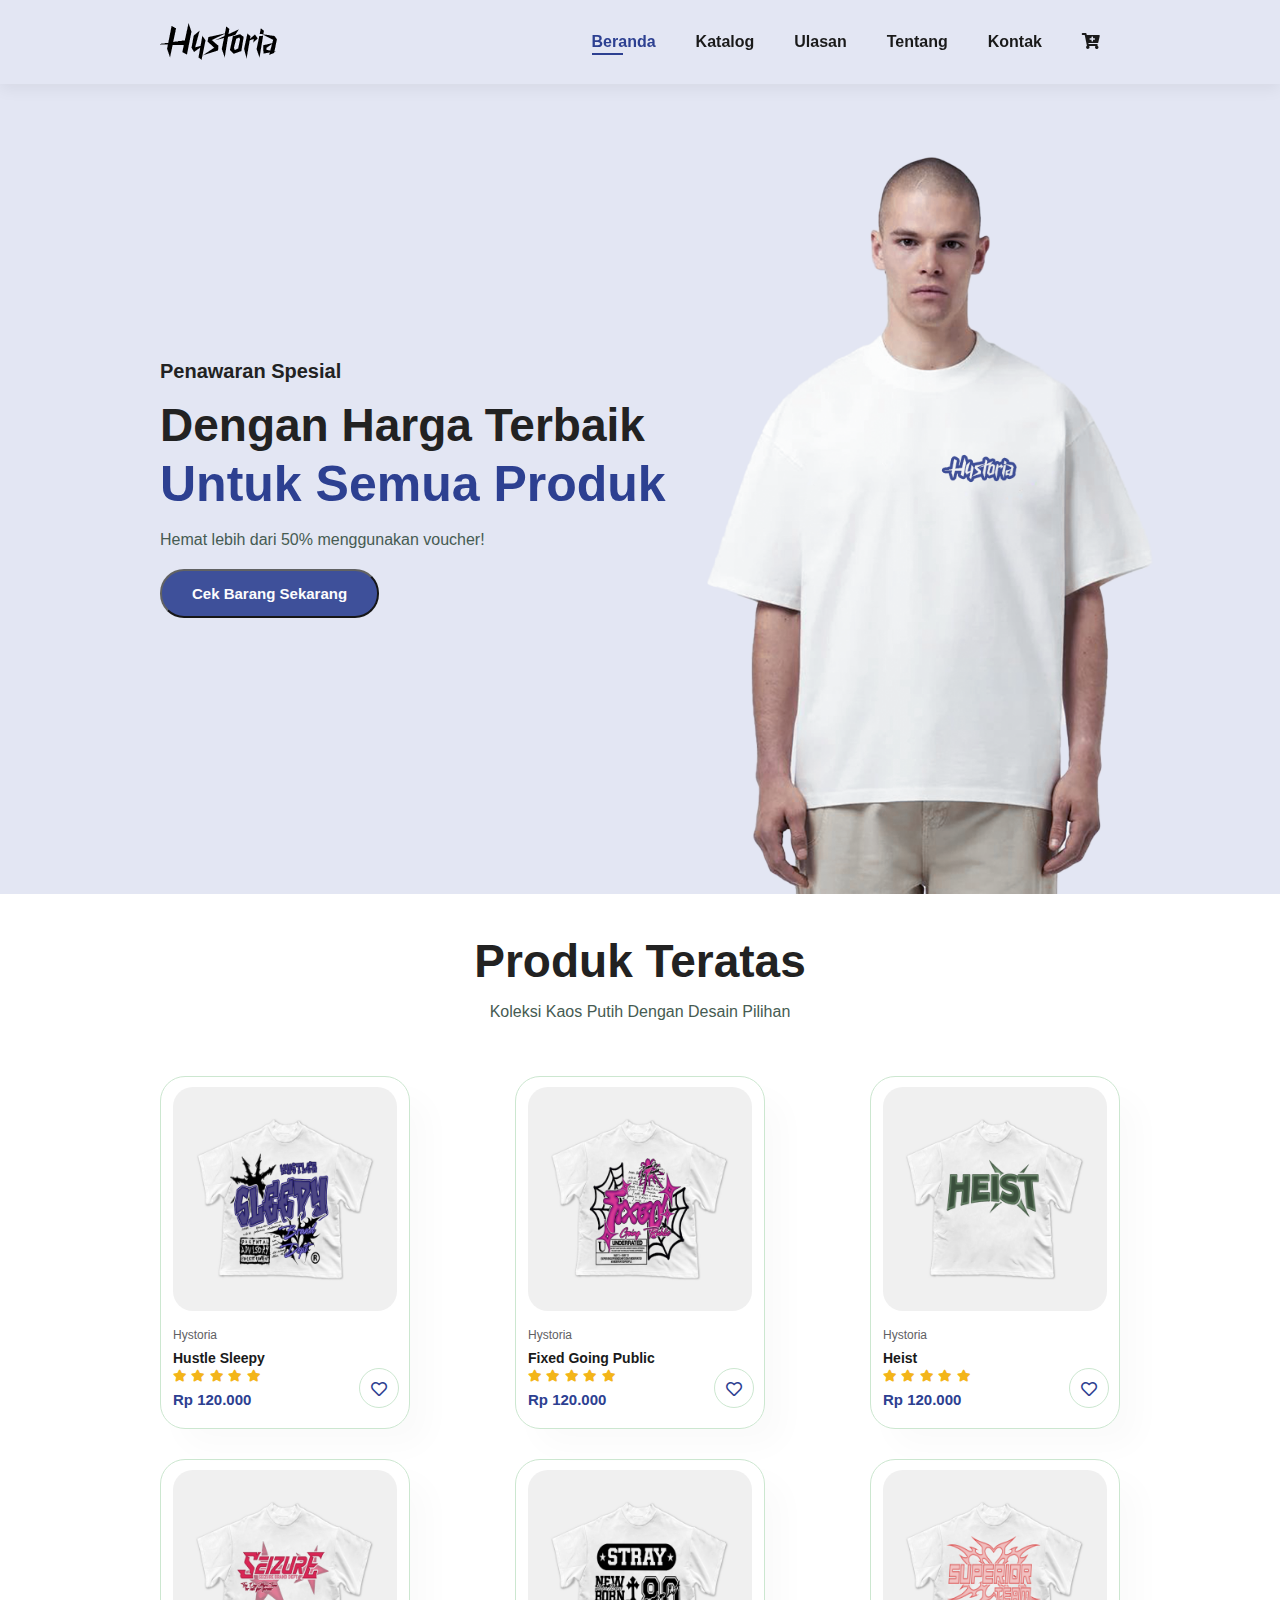
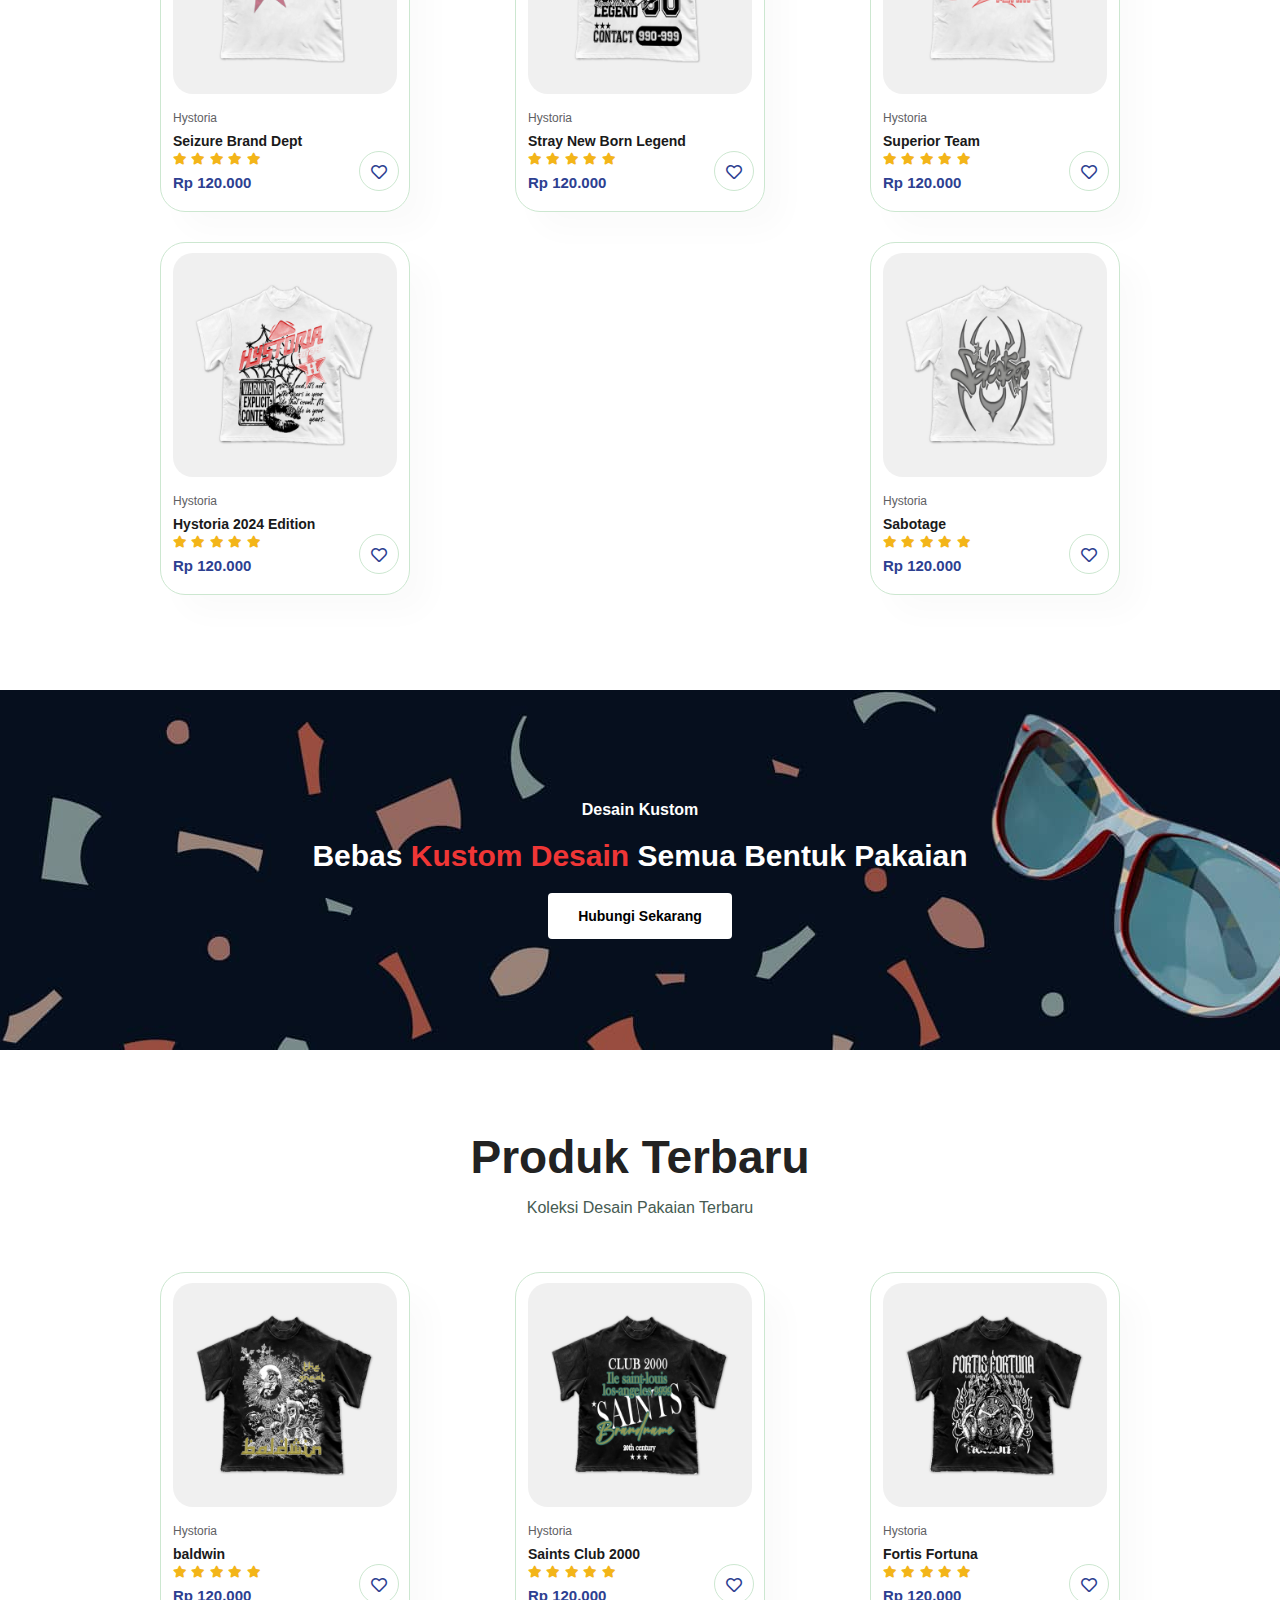
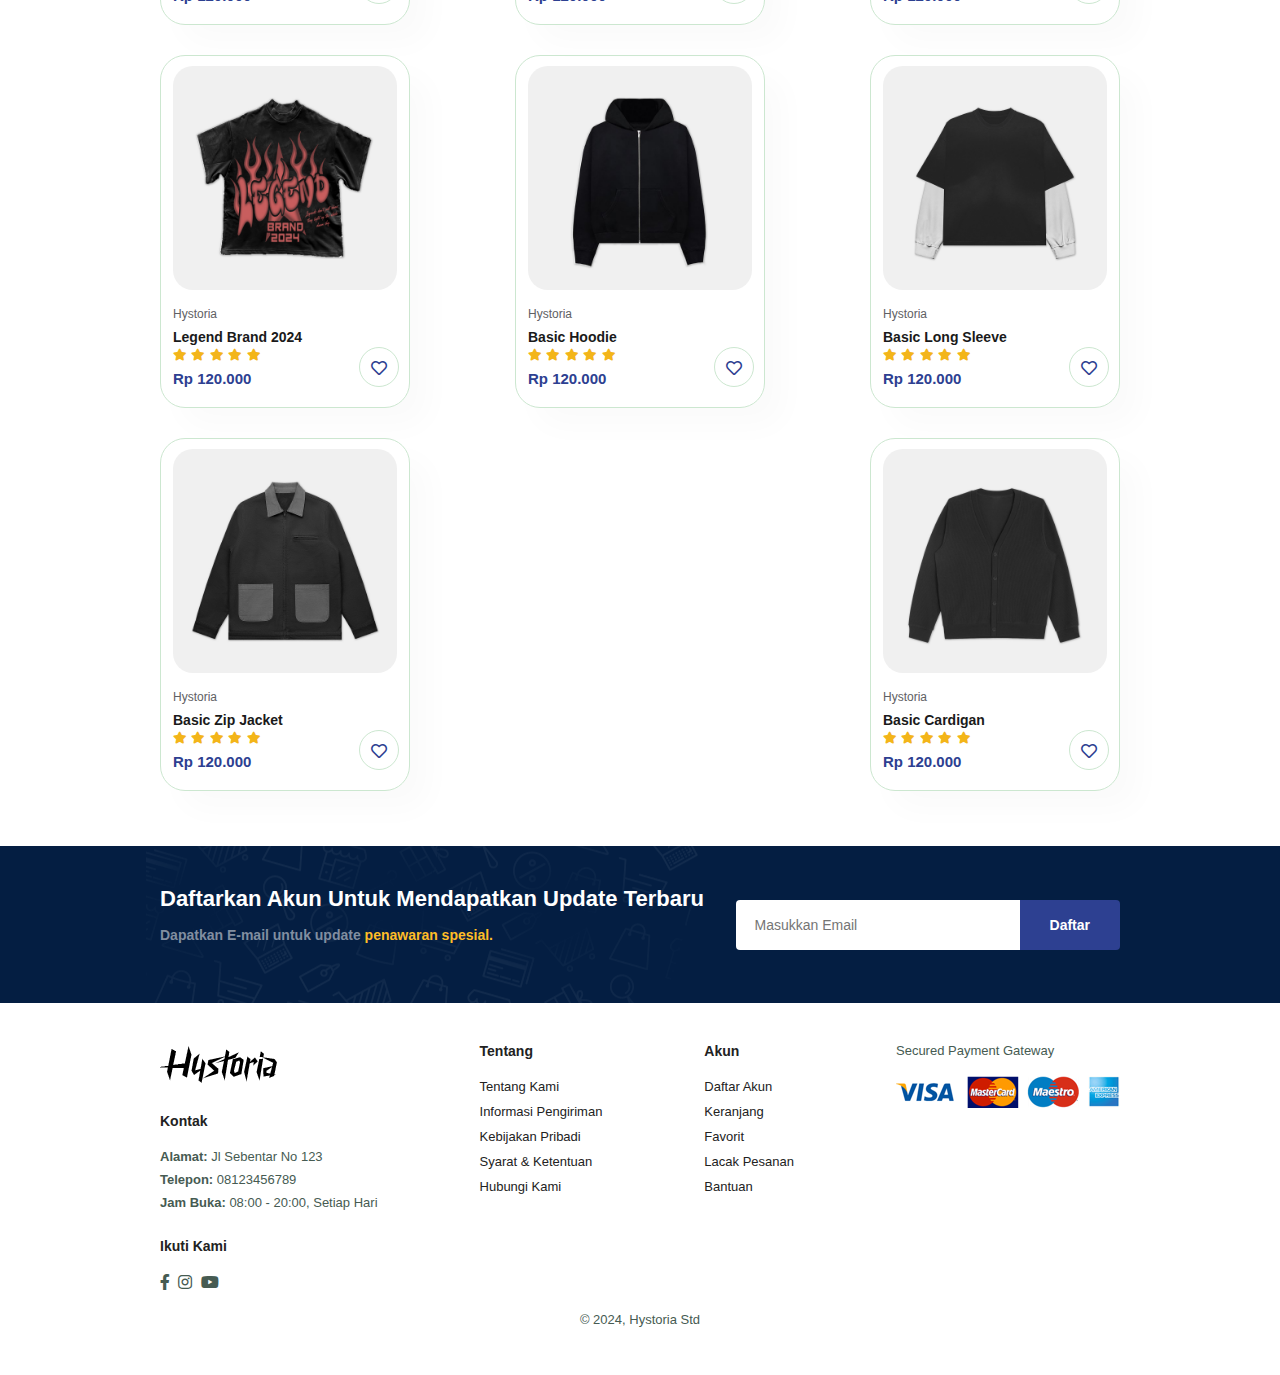
<file: index.html>
<!DOCTYPE html>

<html lang="en">

    <head>
        <meta charset="UTF-8">
        <meta http-equiv="X-UA-Compatible" content="IE=edge">
        <meta name="viewport" content="width=device-width, initial-scale=1.0">
        <title>Hystoria</title>
        <link rel="stylesheet" href="https://use.fontawesome.com/releases/v5.15.4/css/all.css" />
        <link rel="stylesheet" href="style.css">
    </head>

    <body>
        <section id="header">
            <a href="#"><img src="img/logo.png" class="logo" alt=""></a>
            <div>
                <ul id="navbar">
                    <li><a class="active" href="index.html">Beranda</a></li>
                    <li><a href="shop.html">Katalog</a></li>
                    <li><a href="blog.html">Ulasan</a></li>
                    <li><a href="about.html">Tentang</a></li>
                    <li><a href="contact.html">Kontak</a></li>
                    <li id="lg-cart"><a href="cart.html"><i class="fas fa-cart-plus"></i></a></li>
                    <a id="close"><i class="fa fa-times"></i></a>
                </ul>
            </div>
            <div id="mobile">
                <a href="cart.html"><i class="fas fa-cart-plus"></i></a>
                <i id="bar" class="fas fa-outdent"></i>
            </div>
        </section>

        <section id="hero">
            <h4>Penawaran Spesial</h4>
            <h2>Dengan Harga Terbaik</h2>
            <h1>Untuk Semua Produk</h1>
            <p>Hemat lebih dari 50% menggunakan voucher!</p>
            <a href="shop.html"><button>Cek Barang Sekarang</button></a>
        </section>

        <section id="product1" class="section-p1">
            <h2>Produk Teratas</h2>
            <p>Koleksi Kaos Putih Dengan Desain Pilihan</p>
            <div class="pro-container">
                <div class="pro" onclick="window.location.href='sproduct.html';">
                    <img src="img/products/f1.jpg" alt="">
                    <div class="des">
                        <span>Hystoria</span>
                        <h5>Hustle Sleepy</h5>
                        <div class="star">
                            <i class="fas fa-star"></i>
                            <i class="fas fa-star"></i>
                            <i class="fas fa-star"></i>
                            <i class="fas fa-star"></i>
                            <i class="fas fa-star"></i>
                        </div>
                        <h4>Rp 120.000</h4>
                    </div>
                    <a href="#"><i class="fa fa-heart cart"></i></a>
                </div>
                <div class="pro" onclick="window.location.href='sproduct.html';">
                    <img src="img/products/f2.jpg" alt="">
                    <div class="des">
                        <span>Hystoria</span>
                        <h5>Fixed Going Public</h5>
                        <div class="star">
                            <i class="fas fa-star"></i>
                            <i class="fas fa-star"></i>
                            <i class="fas fa-star"></i>
                            <i class="fas fa-star"></i>
                            <i class="fas fa-star"></i>
                        </div>
                        <h4>Rp 120.000</h4>
                    </div>
                    <a href="#"><i class="fa fa-heart cart"></i></a>
                </div>
                <div class="pro" onclick="window.location.href='sproduct.html';">
                    <img src="img/products/f3.jpg" alt="">
                    <div class="des">
                        <span>Hystoria</span>
                        <h5>Heist</h5>
                        <div class="star">
                            <i class="fas fa-star"></i>
                            <i class="fas fa-star"></i>
                            <i class="fas fa-star"></i>
                            <i class="fas fa-star"></i>
                            <i class="fas fa-star"></i>
                        </div>
                        <h4>Rp 120.000</h4>
                    </div>
                    <a href="#"><i class="fa fa-heart cart"></i></a>
                </div>
                <div class="pro" onclick="window.location.href='sproduct.html';">
                    <img src="img/products/f4.jpg" alt="">
                    <div class="des">
                        <span>Hystoria</span>
                        <h5>Seizure Brand Dept</h5>
                        <div class="star">
                            <i class="fas fa-star"></i>
                            <i class="fas fa-star"></i>
                            <i class="fas fa-star"></i>
                            <i class="fas fa-star"></i>
                            <i class="fas fa-star"></i>
                        </div>
                        <h4>Rp 120.000</h4>
                    </div>
                    <a href="#"><i class="fa fa-heart cart"></i></a>
                </div>
                <div class="pro">
                    <img src="img/products/f5.jpg" alt="">
                    <div class="des">
                        <span>Hystoria</span>
                        <h5>Stray New Born Legend</h5>
                        <div class="star">
                            <i class="fas fa-star"></i>
                            <i class="fas fa-star"></i>
                            <i class="fas fa-star"></i>
                            <i class="fas fa-star"></i>
                            <i class="fas fa-star"></i>
                        </div>
                        <h4>Rp 120.000</h4>
                    </div>
                    <a href="#"><i class="fa fa-heart cart"></i></a>
                </div>
                <div class="pro">
                    <img src="img/products/f6.jpg" alt="">
                    <div class="des">
                        <span>Hystoria</span>
                        <h5>Superior Team</h5>
                        <div class="star">
                            <i class="fas fa-star"></i>
                            <i class="fas fa-star"></i>
                            <i class="fas fa-star"></i>
                            <i class="fas fa-star"></i>
                            <i class="fas fa-star"></i>
                        </div>
                        <h4>Rp 120.000</h4>
                    </div>
                    <a href="#"><i class="fa fa-heart cart"></i></a>
                </div>
                <div class="pro">
                    <img src="img/products/f7.jpg" alt="">
                    <div class="des">
                        <span>Hystoria</span>
                        <h5>Hystoria 2024 Edition</h5>
                        <div class="star">
                            <i class="fas fa-star"></i>
                            <i class="fas fa-star"></i>
                            <i class="fas fa-star"></i>
                            <i class="fas fa-star"></i>
                            <i class="fas fa-star"></i>
                        </div>
                        <h4>Rp 120.000</h4>
                    </div>
                    <a href="#"><i class="fa fa-heart cart"></i></a>
                </div>
                <div class="pro">
                    <img src="img/products/f8.jpg" alt="">
                    <div class="des">
                        <span>Hystoria</span>
                        <h5>Sabotage</h5>
                        <div class="star">
                            <i class="fas fa-star"></i>
                            <i class="fas fa-star"></i>
                            <i class="fas fa-star"></i>
                            <i class="fas fa-star"></i>
                            <i class="fas fa-star"></i>
                        </div>
                        <h4>Rp 120.000</h4>
                    </div>
                    <a href="#"><i class="fa fa-heart cart"></i></a>
                </div>
            </div>
        </section>

        <section id="banner" class="section-m1">
            <h4>Desain Kustom</h4>
            <h2>Bebas <span>Kustom Desain</span> Semua Bentuk Pakaian</h2>
            <a href="contact.html"><button class="normal">Hubungi Sekarang</button></a>
        </section>

        <section id="product1" class="section-p1">
            <h2>Produk Terbaru</h2>
            <p>Koleksi Desain Pakaian Terbaru</p>
            <div class="pro-container">
                <div class="pro">
                    <img src="img/products/n1.jpg" alt="">
                    <div class="des">
                        <span>Hystoria</span>
                        <h5>baldwin</h5>
                        <div class="star">
                            <i class="fas fa-star"></i>
                            <i class="fas fa-star"></i>
                            <i class="fas fa-star"></i>
                            <i class="fas fa-star"></i>
                            <i class="fas fa-star"></i>
                        </div>
                        <h4>Rp 120.000</h4>
                    </div>
                    <a href="#"><i class="fa fa-heart cart"></i></a>
                </div>
                <div class="pro">
                    <img src="img/products/n2.jpg" alt="">
                    <div class="des">
                        <span>Hystoria</span>
                        <h5>Saints Club 2000</h5>
                        <div class="star">
                            <i class="fas fa-star"></i>
                            <i class="fas fa-star"></i>
                            <i class="fas fa-star"></i>
                            <i class="fas fa-star"></i>
                            <i class="fas fa-star"></i>
                        </div>
                        <h4>Rp 120.000</h4>
                    </div>
                    <a href="#"><i class="fa fa-heart cart"></i></a>
                </div>
                <div class="pro">
                    <img src="img/products/n3.jpg" alt="">
                    <div class="des">
                        <span>Hystoria</span>
                        <h5>Fortis Fortuna</h5>
                        <div class="star">
                            <i class="fas fa-star"></i>
                            <i class="fas fa-star"></i>
                            <i class="fas fa-star"></i>
                            <i class="fas fa-star"></i>
                            <i class="fas fa-star"></i>
                        </div>
                        <h4>Rp 120.000</h4>
                    </div>
                    <a href="#"><i class="fa fa-heart cart"></i></a>
                </div>
                <div class="pro">
                    <img src="img/products/n4.jpg" alt="">
                    <div class="des">
                        <span>Hystoria</span>
                        <h5>Legend Brand 2024</h5>
                        <div class="star">
                            <i class="fas fa-star"></i>
                            <i class="fas fa-star"></i>
                            <i class="fas fa-star"></i>
                            <i class="fas fa-star"></i>
                            <i class="fas fa-star"></i>
                        </div>
                        <h4>Rp 120.000</h4>
                    </div>
                    <a href="#"><i class="fa fa-heart cart"></i></a>
                </div>
                <div class="pro">
                    <img src="img/products/n5.jpg" alt="">
                    <div class="des">
                        <span>Hystoria</span>
                        <h5>Basic Hoodie</h5>
                        <div class="star">
                            <i class="fas fa-star"></i>
                            <i class="fas fa-star"></i>
                            <i class="fas fa-star"></i>
                            <i class="fas fa-star"></i>
                            <i class="fas fa-star"></i>
                        </div>
                        <h4>Rp 120.000</h4>
                    </div>
                    <a href="#"><i class="fa fa-heart cart"></i></a>
                </div>
                <div class="pro">
                    <img src="img/products/n6.jpg" alt="">
                    <div class="des">
                        <span>Hystoria</span>
                        <h5>Basic Long Sleeve</h5>
                        <div class="star">
                            <i class="fas fa-star"></i>
                            <i class="fas fa-star"></i>
                            <i class="fas fa-star"></i>
                            <i class="fas fa-star"></i>
                            <i class="fas fa-star"></i>
                        </div>
                        <h4>Rp 120.000</h4>
                    </div>
                    <a href="#"><i class="fa fa-heart cart"></i></a>
                </div>
                <div class="pro">
                    <img src="img/products/n7.jpg" alt="">
                    <div class="des">
                        <span>Hystoria</span>
                        <h5>Basic Zip Jacket</h5>
                        <div class="star">
                            <i class="fas fa-star"></i>
                            <i class="fas fa-star"></i>
                            <i class="fas fa-star"></i>
                            <i class="fas fa-star"></i>
                            <i class="fas fa-star"></i>
                        </div>
                        <h4>Rp 120.000</h4>
                    </div>
                    <a href="#"><i class="fa fa-heart cart"></i></a>
                </div>
                <div class="pro">
                    <img src="img/products/n8.jpg" alt="">
                    <div class="des">
                        <span>Hystoria</span>
                        <h5>Basic Cardigan</h5>
                        <div class="star">
                            <i class="fas fa-star"></i>
                            <i class="fas fa-star"></i>
                            <i class="fas fa-star"></i>
                            <i class="fas fa-star"></i>
                            <i class="fas fa-star"></i>
                        </div>
                        <h4>Rp 120.000</h4>
                    </div>
                    <a href="#"><i class="fa fa-heart cart"></i></a>
                </div>
            </div>
        </section>

        <section id="newsletter" class="section-p1" class="section-m1">
            <div class="newstext">
                <h4>Daftarkan Akun Untuk Mendapatkan Update Terbaru</h4>
                <p>Dapatkan E-mail untuk update <span>penawaran spesial.</span></p>
            </div>
            <div class="form">
                <input type="text" placeholder="Masukkan Email">
                <button class="normal">Daftar</button>
            </div>
        </section>

        <footer class="section-p1">
            <div class="col">
                <img class="logo" src="img/logo.png" alt="">
                <h4>Kontak</h4>
                <p><strong>Alamat: </strong>Jl Sebentar No 123</p>
                <p><strong>Telepon: </strong>08123456789</p>
                <p><strong>Jam Buka: </strong>08:00 - 20:00, Setiap Hari</p>
                <div class="follow">
                    <h4>Ikuti Kami</h4>
                    <div class="icon">
                        <i class="fab fa-facebook-f"></i>
                        <i class="fab fa-instagram"></i>
                        <i class="fab fa-youtube"></i>
                    </div>
                </div>
            </div>

            <div class="col">
                <h4>Tentang</h4>
                <a href="about.html">Tentang Kami</a>
                <a href="#">Informasi Pengiriman</a>
                <a href="#">Kebijakan Pribadi</a>
                <a href="#">Syarat & Ketentuan</a>
                <a href="contact.html">Hubungi Kami</a>
            </div>

            <div class="col">
                <h4>Akun</h4>
                <a href="#">Daftar Akun</a>
                <a href="cart.html">Keranjang</a>
                <a href="#">Favorit</a>
                <a href="#">Lacak Pesanan</a>
                <a href="#">Bantuan</a>
            </div>

            <div class="col install">
                <p>Secured Payment Gateway</p>
                <img src="img/pay/pay.png" alt="">
            </div>
            <div class="copyright">
                <p>© 2024, Hystoria Std</p>
            </div>
        </footer>

        <script src="script.js"></script>
    </body>
</html>
</file>
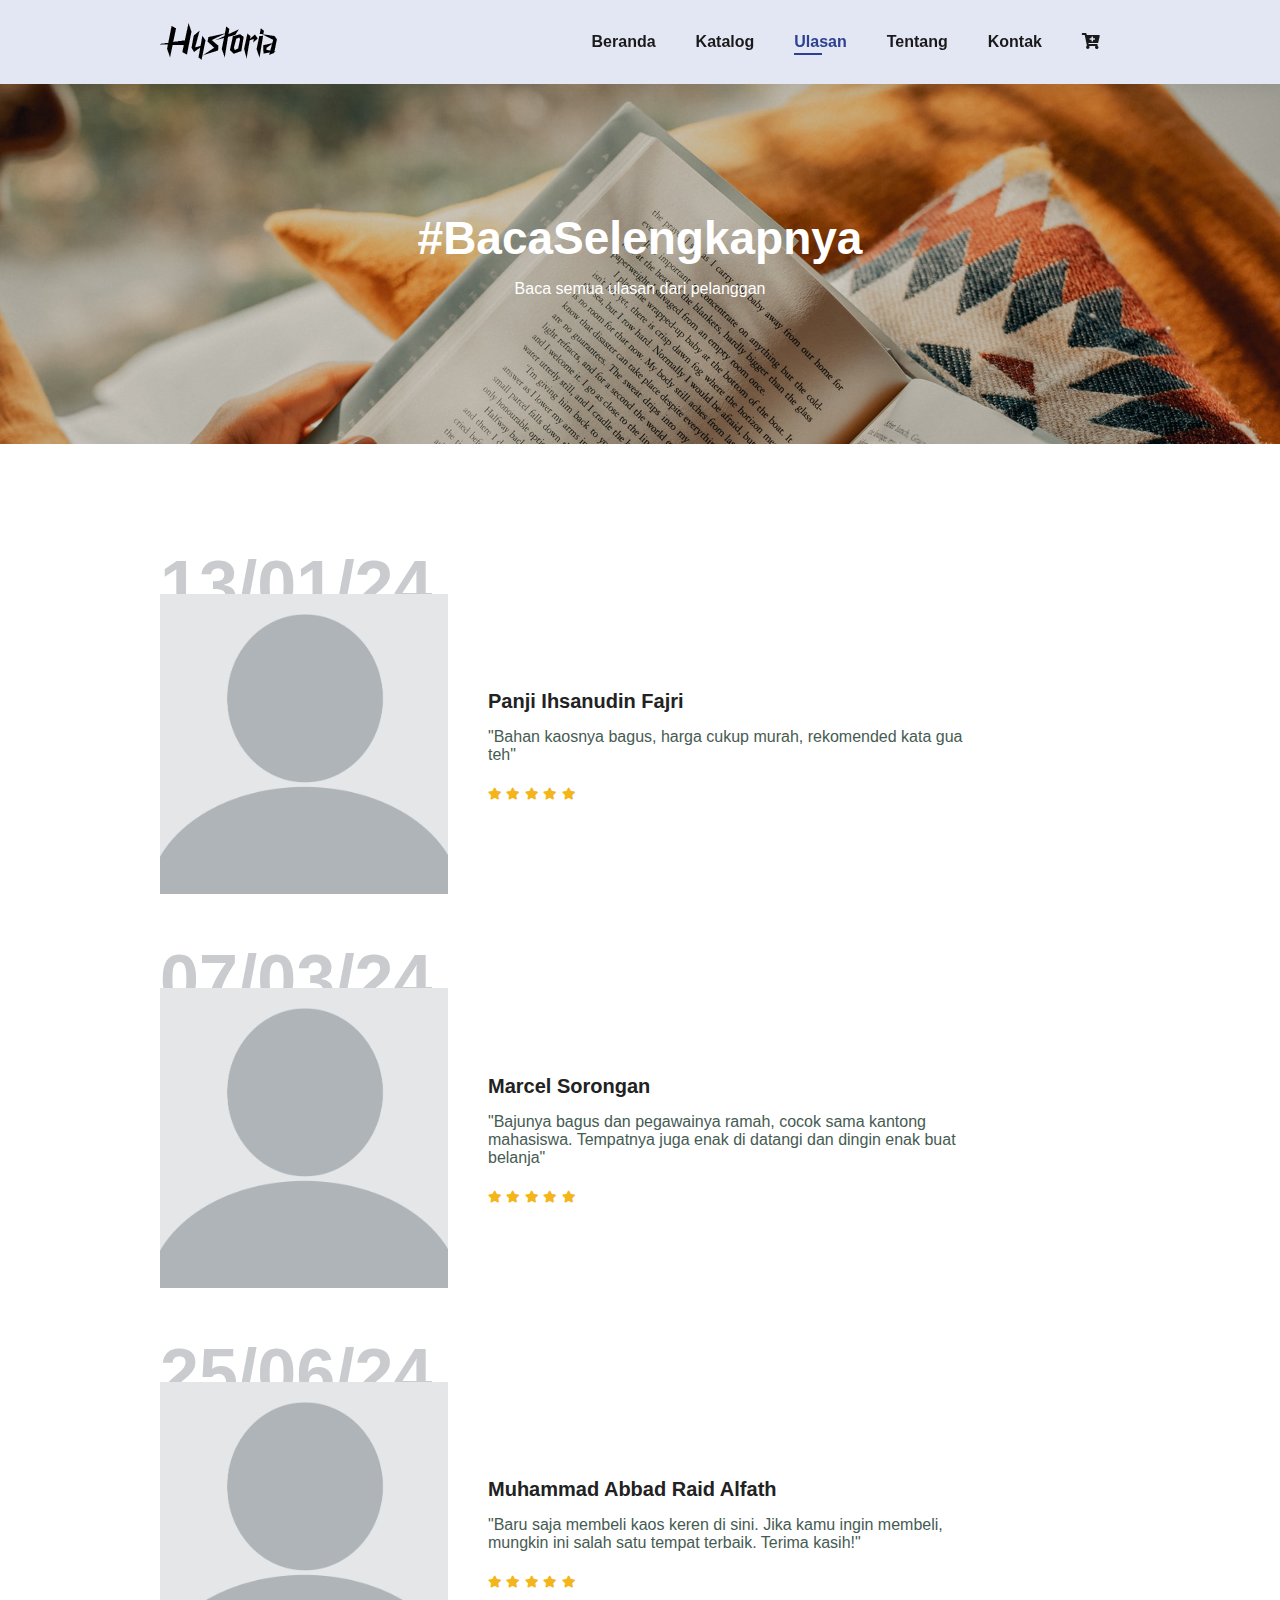
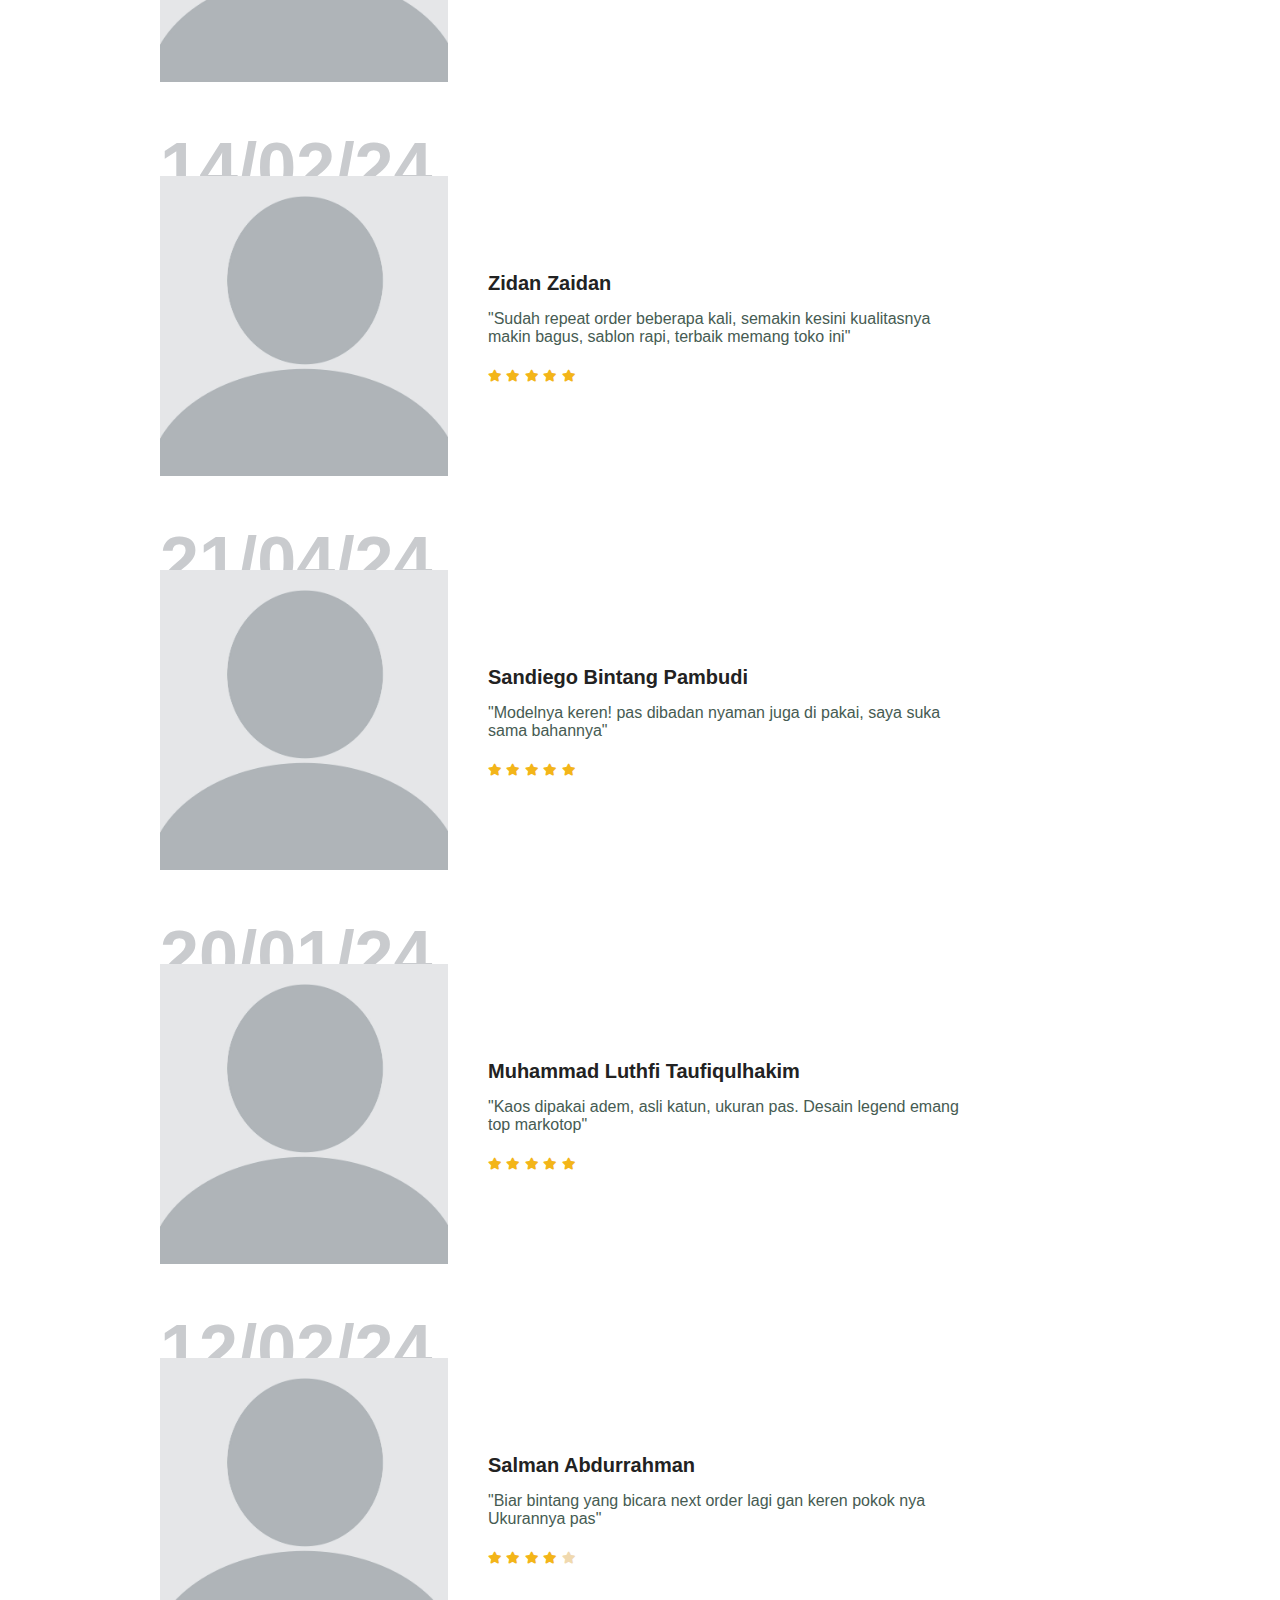
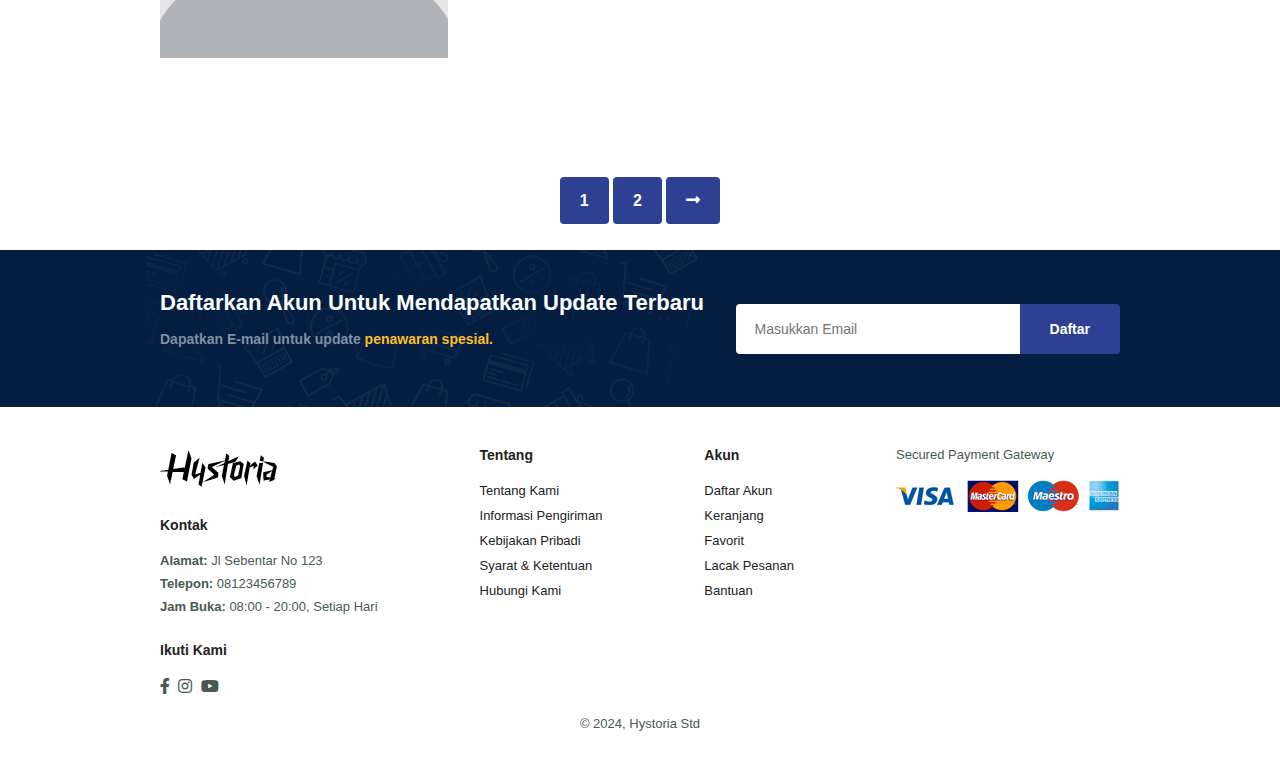
<file: blog.html>
<!DOCTYPE html>

<html lang="en">

    <head>
        <meta charset="UTF-8">
        <meta http-equiv="X-UA-Compatible" content="IE=edge">
        <meta name="viewport" content="width=device-width, initial-scale=1.0">
        <title>Blog</title>
        <link rel="stylesheet" href="https://use.fontawesome.com/releases/v5.15.4/css/all.css" />
        <link rel="stylesheet" href="style.css">
    </head>

    <body>
        <section id="header">
            <a href="#"><img src="img/logo.png" class="logo" alt=""></a>
            <div>
                <ul id="navbar">
                    <li><a href="index.html">Beranda</a></li>
                    <li><a href="shop.html">Katalog</a></li>
                    <li><a class="active" href="blog.html">Ulasan</a></li>
                    <li><a href="about.html">Tentang</a></li>
                    <li><a href="contact.html">Kontak</a></li>
                    <li id="lg-cart"><a href="cart.html"><i class="fas fa-cart-plus"></i></a></li>
                    <a id="close"><i class="fa fa-times"></i></a>
                </ul>
            </div>
            <div id="mobile">
                <a href="cart.html"><i class="fas fa-cart-plus"></i></a>
                <i id="bar" class="fas fa-outdent"></i>
            </div>
        </section>

        <section id="page-header" class="blog-header">
            <h2>#BacaSelengkapnya</h2>
            <p>Baca semua ulasan dari pelanggan</p>
        </section>

        <section id="blog">
            <div class="blog-box">
                <div class="blog-img">
                    <img src="img/blog/b1.jpg" alt="">
                </div>
                <div class="blog-details">
                    <h4>Panji Ihsanudin Fajri</h4>
                    <p><span>"</span>Bahan kaosnya bagus, harga cukup murah, rekomended kata gua teh<span>"</span></p>
                    <div class="star">
                        <i class="fas fa-star"></i>
                        <i class="fas fa-star"></i>
                        <i class="fas fa-star"></i>
                        <i class="fas fa-star"></i>
                        <i class="fas fa-star"></i>
                    </div>
                </div>
                <h1>13/01/24</h1>
            </div>
            <div class="blog-box">
                <div class="blog-img">
                    <img src="img/blog/b1.jpg" alt="">
                </div>
                <div class="blog-details">
                    <h4>Marcel Sorongan</h4>
                    <p><span>"</span>Bajunya bagus dan pegawainya ramah, cocok sama kantong mahasiswa. Tempatnya juga enak di datangi dan dingin enak buat belanja<span>"</span></p>
                    <div class="star">
                        <i class="fas fa-star"></i>
                        <i class="fas fa-star"></i>
                        <i class="fas fa-star"></i>
                        <i class="fas fa-star"></i>
                        <i class="fas fa-star"></i>
                    </div>
                </div>
                <h1>07/03/24</h1>
            </div>
            <div class="blog-box">
                <div class="blog-img">
                    <img src="img/blog/b1.jpg" alt="">
                </div>
                <div class="blog-details">
                    <h4>Muhammad Abbad Raid Alfath</h4>
                    <p><span>"</span>Baru saja membeli kaos keren di sini. Jika kamu ingin membeli, mungkin ini salah satu tempat terbaik. Terima kasih!<span>"</span></p>
                    <div class="star">
                        <i class="fas fa-star"></i>
                        <i class="fas fa-star"></i>
                        <i class="fas fa-star"></i>
                        <i class="fas fa-star"></i>
                        <i class="fas fa-star"></i>
                    </div>
                </div>
                <h1>25/06/24</h1>
            </div>
            <div class="blog-box">
                <div class="blog-img">
                    <img src="img/blog/b1.jpg" alt="">
                </div>
                <div class="blog-details">
                    <h4>Zidan Zaidan</h4>
                    <p><span>"</span>Sudah repeat order beberapa kali, semakin kesini kualitasnya makin bagus, sablon rapi, terbaik memang toko ini<span>"</span></p>
                    <div class="star">
                        <i class="fas fa-star"></i>
                        <i class="fas fa-star"></i>
                        <i class="fas fa-star"></i>
                        <i class="fas fa-star"></i>
                        <i class="fas fa-star"></i>
                    </div>
                </div>
                <h1>14/02/24</h1>
            </div>
            <div class="blog-box">
                <div class="blog-img">
                    <img src="img/blog/b1.jpg" alt="">
                </div>
                <div class="blog-details">
                    <h4>Sandiego Bintang Pambudi</h4>
                    <p><span>"</span>Modelnya keren! pas dibadan nyaman juga di pakai, saya suka sama bahannya<span>"</span></p>
                    <div class="star">
                        <i class="fas fa-star"></i>
                        <i class="fas fa-star"></i>
                        <i class="fas fa-star"></i>
                        <i class="fas fa-star"></i>
                        <i class="fas fa-star"></i>
                    </div>
                </div>
                <h1>21/04/24</h1>
            </div>
            <div class="blog-box">
                <div class="blog-img">
                    <img src="img/blog/b1.jpg" alt="">
                </div>
                <div class="blog-details">
                    <h4>Muhammad Luthfi Taufiqulhakim</h4>
                    <p><span>"</span>Kaos dipakai adem, asli katun, ukuran pas. Desain legend emang top markotop<span>"</span></p>
                    <div class="star">
                        <i class="fas fa-star"></i>
                        <i class="fas fa-star"></i>
                        <i class="fas fa-star"></i>
                        <i class="fas fa-star"></i>
                        <i class="fas fa-star"></i>
                    </div>
                </div>
                <h1>20/01/24</h1>
            </div>
            <div class="blog-box">
                <div class="blog-img">
                    <img src="img/blog/b1.jpg" alt="">
                </div>
                <div class="blog-details">
                    <h4>Salman Abdurrahman</h4>
                    <p><span>"</span>Biar bintang yang bicara next order lagi gan keren pokok nya Ukurannya pas<span>"</span></p>
                    <div class="star">
                        <i class="fas fa-star"></i>
                        <i class="fas fa-star"></i>
                        <i class="fas fa-star"></i>
                        <i class="fas fa-star"></i>
                        <i style="color: rgb(240, 217, 175);" class="fas fa-star"></i>
                    </div>
                </div>
                <h1>12/02/24</h1>
            </div>
        </section>

        <section  id="pagination" class="section-p1">
            <a href="#">1</a>
            <a href="#">2</a>
            <a href="#"><i class="fa fa-long-arrow-alt-right"></i></a>
        </section>

        <section id="newsletter" class="section-p1" class="section-m1">
            <div class="newstext">
                <h4>Daftarkan Akun Untuk Mendapatkan Update Terbaru</h4>
                <p>Dapatkan E-mail untuk update <span>penawaran spesial.</span></p>
            </div>
            <div class="form">
                <input type="text" placeholder="Masukkan Email">
                <button class="normal">Daftar</button>
            </div>
        </section>

        <footer class="section-p1">
            <div class="col">
                <img class="logo" src="img/logo.png" alt="">
                <h4>Kontak</h4>
                <p><strong>Alamat: </strong>Jl Sebentar No 123</p>
                <p><strong>Telepon: </strong>08123456789</p>
                <p><strong>Jam Buka: </strong>08:00 - 20:00, Setiap Hari</p>
                <div class="follow">
                    <h4>Ikuti Kami</h4>
                    <div class="icon">
                        <i class="fab fa-facebook-f"></i>
                        <i class="fab fa-instagram"></i>
                        <i class="fab fa-youtube"></i>
                    </div>
                </div>
            </div>

            <div class="col">
                <h4>Tentang</h4>
                <a href="about.html">Tentang Kami</a>
                <a href="#">Informasi Pengiriman</a>
                <a href="#">Kebijakan Pribadi</a>
                <a href="#">Syarat & Ketentuan</a>
                <a href="contact.html">Hubungi Kami</a>
            </div>

            <div class="col">
                <h4>Akun</h4>
                <a href="#">Daftar Akun</a>
                <a href="cart.html">Keranjang</a>
                <a href="#">Favorit</a>
                <a href="#">Lacak Pesanan</a>
                <a href="#">Bantuan</a>
            </div>

            <div class="col install">
                <p>Secured Payment Gateway</p>
                <img src="img/pay/pay.png" alt="">
            </div>
            <div class="copyright">
                <p>© 2024, Hystoria Std</p>
            </div>
        </footer>
        
        <script src="script.js"></script>
    </body>
</html>
</file>
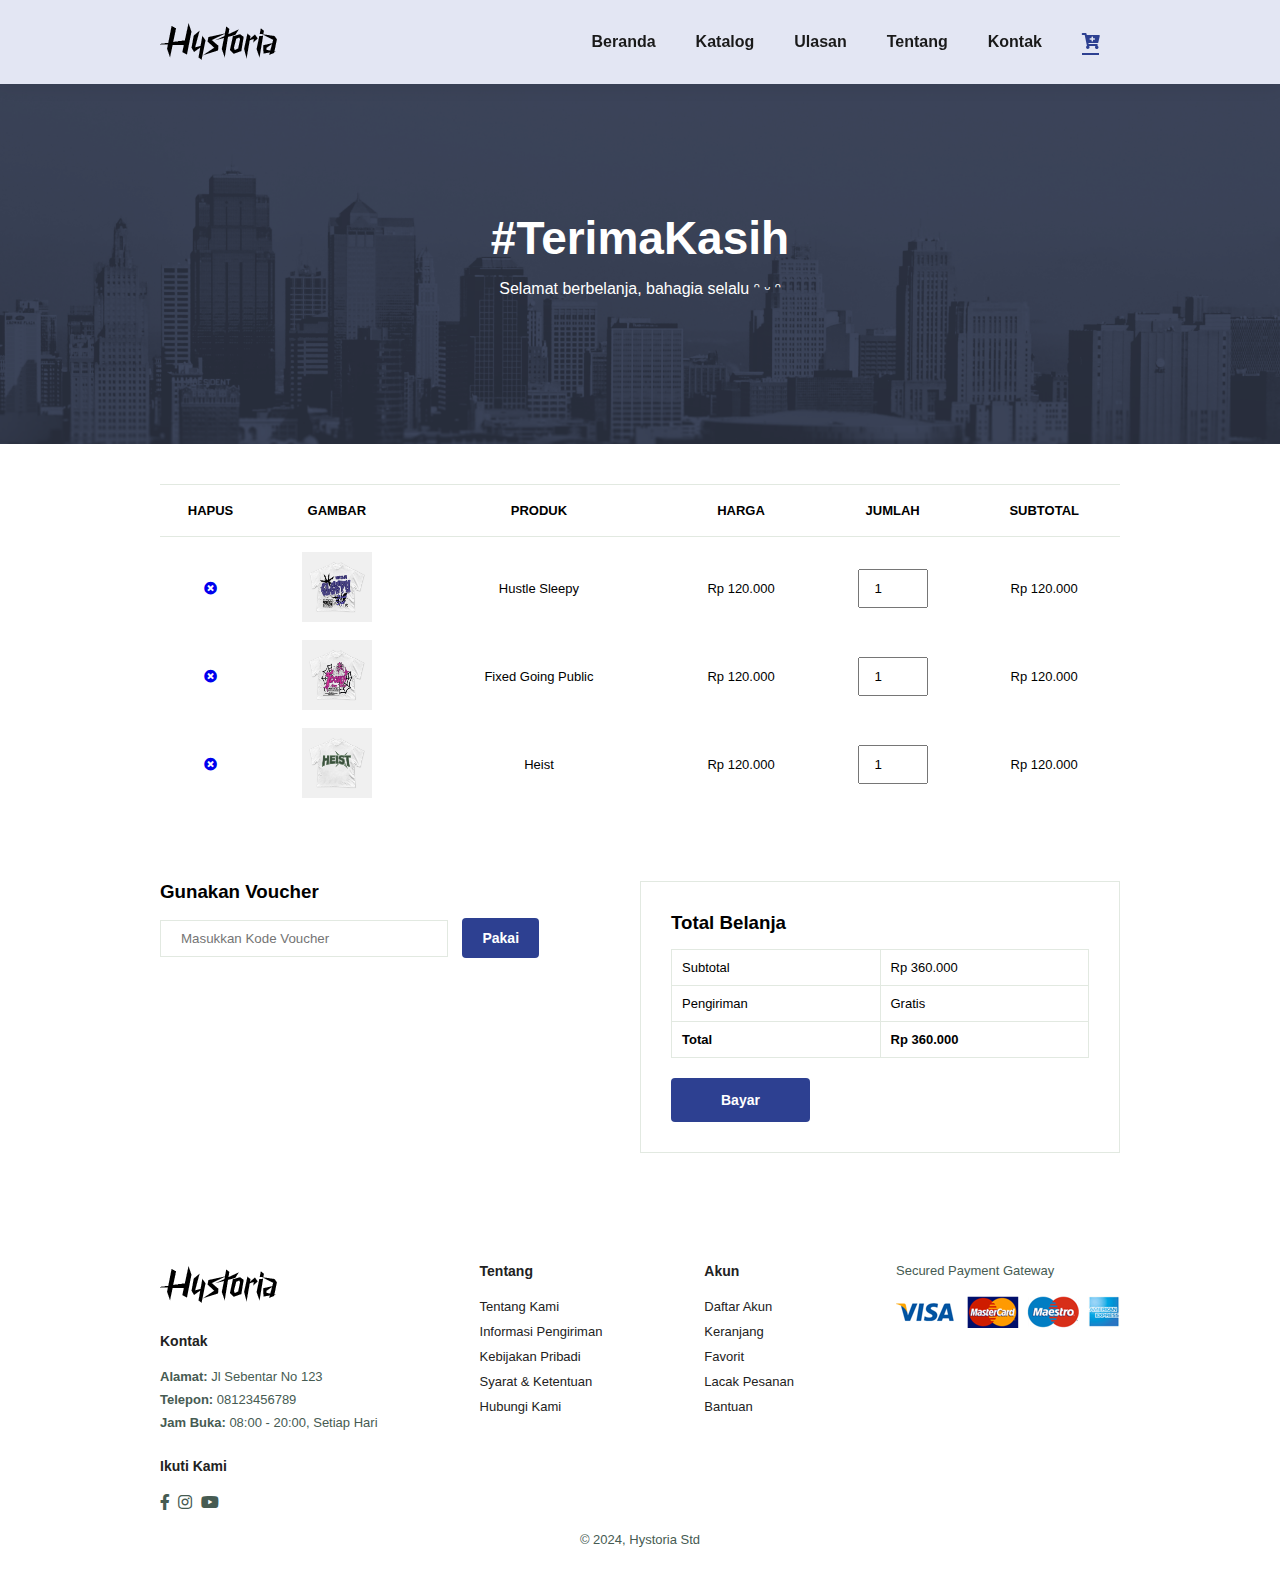
<file: cart.html>
<!DOCTYPE html>

<html lang="en">

    <head>
        <meta charset="UTF-8">
        <meta http-equiv="X-UA-Compatible" content="IE=edge">
        <meta name="viewport" content="width=device-width, initial-scale=1.0">
        <title>Cart</title>
        <link rel="stylesheet" href="https://use.fontawesome.com/releases/v5.15.4/css/all.css" />
        <link rel="stylesheet" href="style.css">
    </head>

    <body>
        <section id="header">
            <a href="#"><img src="img/logo.png" class="logo" alt=""></a>
            <div>
                <ul id="navbar">
                    <li><a href="index.html">Beranda</a></li>
                    <li><a href="shop.html">Katalog</a></li>
                    <li><a href="blog.html">Ulasan</a></li>
                    <li><a href="about.html">Tentang</a></li>
                    <li><a href="contact.html">Kontak</a></li>
                    <li id="lg-cart"><a class="active" href="cart.html"><i class="fas fa-cart-plus"></i></a></li>
                    <a id="close"><i class="fa fa-times"></i></a>
                </ul>
            </div>
            <div id="mobile">
                <a href="cart.html"><i class="fas fa-cart-plus"></i></a>
                <i id="bar" class="fas fa-outdent"></i>
            </div>
        </section>

        <section id="page-header" class="cart-header">
            <h2>#TerimaKasih</h2>
            <p>Selamat berbelanja, bahagia selalu ᵔ ᵕ ᵔ</p>
        </section>

        <section id="cart" class="section-p1">
           <table width="100%">
                <thead>
                    <tr>
                        <td>Hapus</td>
                        <td>Gambar</td>
                        <td>Produk</td>
                        <td>Harga</td>
                        <td>Jumlah</td>
                        <td>Subtotal</td>
                    </tr>
                </thead>
                <tbody>
                    <tr>
                        <td><a href="#"> <i class="fa fa-times-circle"></i></a></td>
                        <td><img src="img/products/f1.jpg" alt=""></td>
                        <td>Hustle Sleepy</td>
                        <td>Rp 120.000</td>
                        <td><input type="number" value="1"></td>
                        <td>Rp 120.000</td>
                    </tr>
                    <tr>
                        <td><a href="#"> <i class="fa fa-times-circle"></i></a></td>
                        <td><img src="img/products/f2.jpg" alt=""></td>
                        <td>Fixed Going Public</td>
                        <td>Rp 120.000</td>
                        <td><input type="number" value="1"></td>
                        <td>Rp 120.000</td>
                    </tr>
                    <tr>
                        <td><a href="#"> <i class="fa fa-times-circle"></i></a></td>
                        <td><img src="img/products/f3.jpg" alt=""></td>
                        <td>Heist</td>
                        <td>Rp 120.000</td>
                        <td><input type="number" value="1"></td>
                        <td>Rp 120.000</td>
                    </tr>
                </tbody>
           </table> 
        </section>

        <section id="cart-add" class="section-p1">
            <div id="coupon">
                <h3>Gunakan Voucher</h3>
                <div>
                    <input type="text" placeholder="Masukkan Kode Voucher">
                    <button class="normal">Pakai</button>
                </div>
            </div>

            <div id="subtotal">
                <h3>Total Belanja</h3>
                <table>
                    <tr>
                        <td>Subtotal</td>
                        <td>Rp 360.000</td>
                    </tr>
                    <tr>
                        <td>Pengiriman</td>
                        <td>Gratis</td>
                    </tr>
                    <tr>
                        <td><strong>Total</strong></td>
                        <td><strong>Rp 360.000</strong></td>
                    </tr>
                </table>
                <button class="normal">Bayar</button>
            </div>

        </section>

        <footer class="section-p1">
            <div class="col">
                <img class="logo" src="img/logo.png" alt="">
                <h4>Kontak</h4>
                <p><strong>Alamat: </strong>Jl Sebentar No 123</p>
                <p><strong>Telepon: </strong>08123456789</p>
                <p><strong>Jam Buka: </strong>08:00 - 20:00, Setiap Hari</p>
                <div class="follow">
                    <h4>Ikuti Kami</h4>
                    <div class="icon">
                        <i class="fab fa-facebook-f"></i>
                        <i class="fab fa-instagram"></i>
                        <i class="fab fa-youtube"></i>
                    </div>
                </div>
            </div>

            <div class="col">
                <h4>Tentang</h4>
                <a href="about.html">Tentang Kami</a>
                <a href="#">Informasi Pengiriman</a>
                <a href="#">Kebijakan Pribadi</a>
                <a href="#">Syarat & Ketentuan</a>
                <a href="contact.html">Hubungi Kami</a>
            </div>

            <div class="col">
                <h4>Akun</h4>
                <a href="#">Daftar Akun</a>
                <a href="cart.html">Keranjang</a>
                <a href="#">Favorit</a>
                <a href="#">Lacak Pesanan</a>
                <a href="#">Bantuan</a>
            </div>

            <div class="col install">
                <p>Secured Payment Gateway</p>
                <img src="img/pay/pay.png" alt="">
            </div>
            <div class="copyright">
                <p>© 2024, Hystoria Std</p>
            </div>
        </footer>
        
        <script src="script.js"></script>
    </body>
</html>
</file>
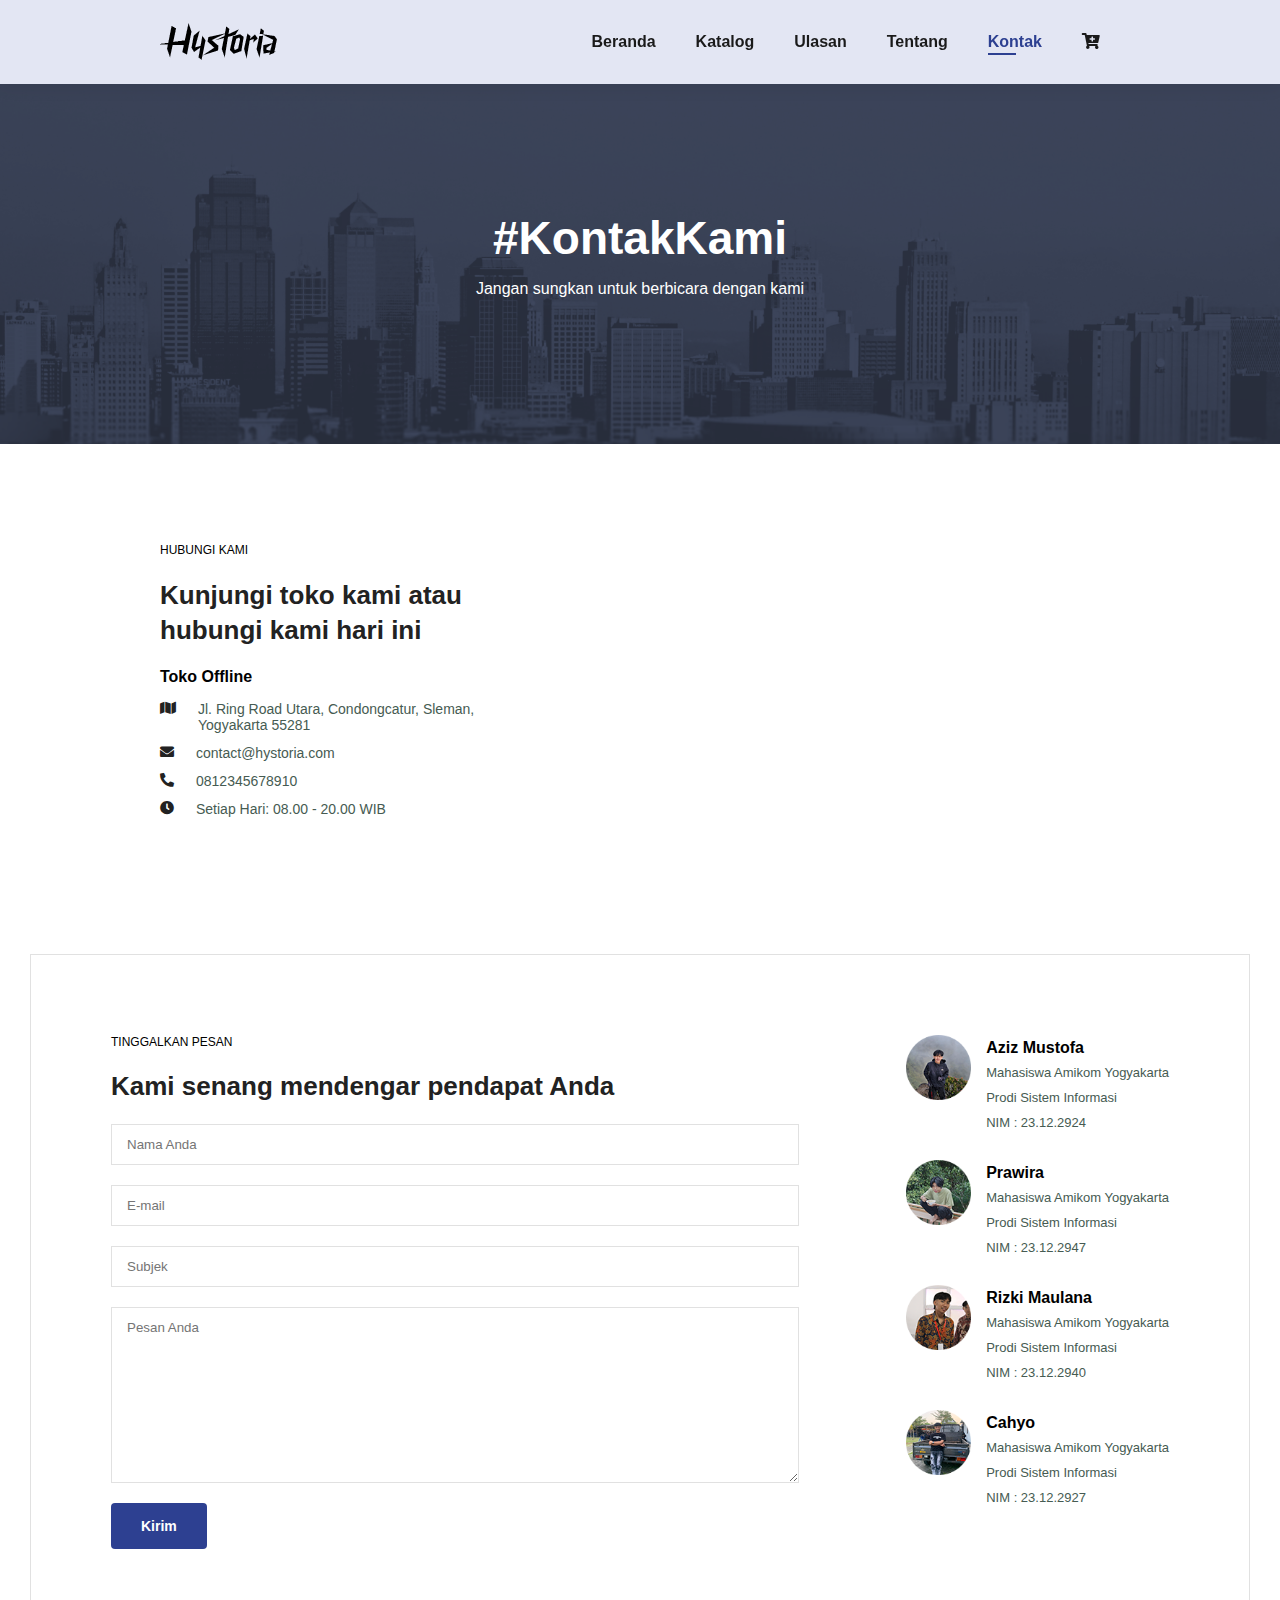
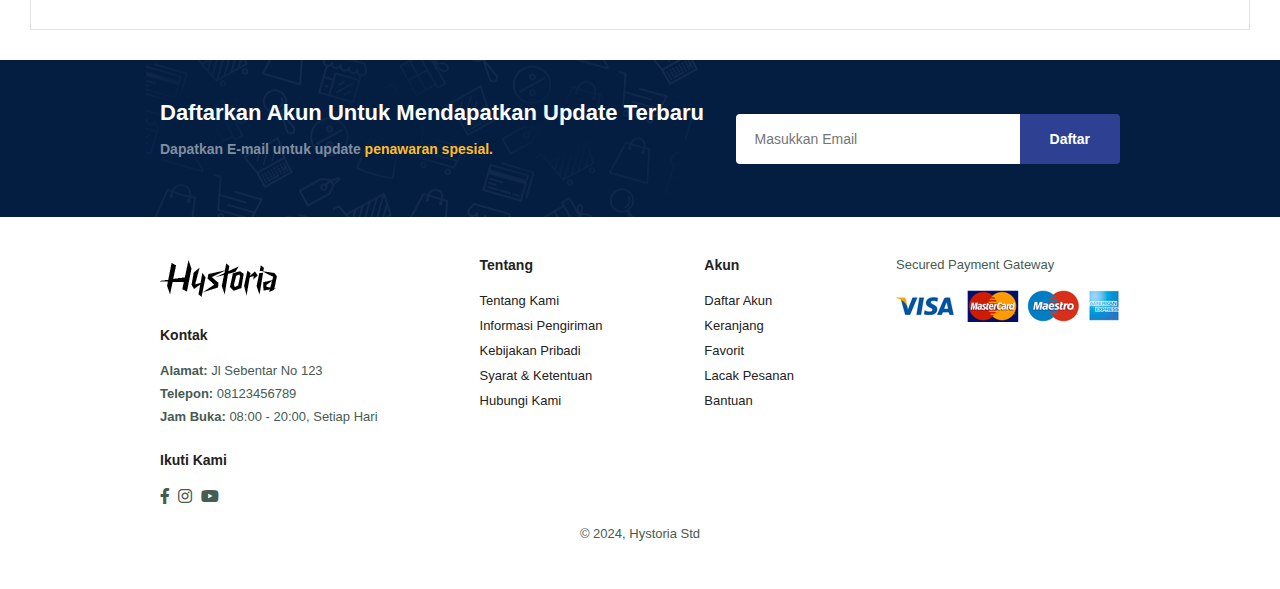
<file: contact.html>
<!DOCTYPE html>

<html lang="en">

    <head>
        <meta charset="UTF-8">
        <meta http-equiv="X-UA-Compatible" content="IE=edge">
        <meta name="viewport" content="width=device-width, initial-scale=1.0">
        <title>Contact</title>
        <link rel="stylesheet" href="https://use.fontawesome.com/releases/v5.15.4/css/all.css" />
        <link rel="stylesheet" href="style.css">
    </head>

    <body>
        <section id="header">
            <a href="#"><img src="img/logo.png" class="logo" alt=""></a>
            <div>
                <ul id="navbar">
                    <li><a href="index.html">Beranda</a></li>
                    <li><a href="shop.html">Katalog</a></li>
                    <li><a href="blog.html">Ulasan</a></li>
                    <li><a href="about.html">Tentang</a></li>
                    <li><a class="active" href="contact.html">Kontak</a></li>
                    <li id="lg-cart"><a href="cart.html"><i class="fas fa-cart-plus"></i></a></li>
                    <a id="close"><i class="fa fa-times"></i></a>
                </ul>
            </div>
            <div id="mobile">
                <a href="cart.html"><i class="fas fa-cart-plus"></i></a>
                <i id="bar" class="fas fa-outdent"></i>
            </div>
        </section>

        <section id="page-header" class="contact-header">
            <h2>#KontakKami</h2>
            <p>Jangan sungkan untuk berbicara dengan kami</p>
        </section>

        <section id="contact-details" class="section-p1">
            <div class="details">
                <span>HUBUNGI KAMI</span>
                <h2>Kunjungi toko kami atau hubungi kami hari ini</h2>
                <h3>Toko Offline</h3>
                <div>
                    <li>
                        <i class="fa fa-map"></i>
                        <p>Jl. Ring Road Utara, Condongcatur, Sleman, Yogyakarta 55281</p>
                    </li>
                    <li>
                        <i class="fa fa-envelope"></i>
                        <p>contact@hystoria.com</p>
                    </li>
                    <li>
                        <i class="fa fa-phone-alt"></i>
                        <p>0812345678910</p>
                    </li>
                    <li>
                        <i class="fa fa-clock"></i>
                        <p>Setiap Hari: 08.00 - 20.00 WIB</p>
                    </li>
                </div>
            </div>
            <div class="map">
                <iframe src="https://www.google.com/maps/embed?pb=!1m18!1m12!1m3!1d3953.2818403508622!2d110.40647117584959!3d-7.759904892259183!2m3!1f0!2f0!3f0!3m2!1i1024!2i768!4f13.1!3m3!1m2!1s0x2e7a599bd3bdc4ef%3A0x6f1714b0c4544586!2sUniversitas%20Amikom%20Yogyakarta!5e0!3m2!1sid!2sid!4v1718971900743!5m2!1sid!2sid" width="600" height="450" style="border:0;" allowfullscreen="" loading="lazy" referrerpolicy="no-referrer-when-downgrade"></iframe>
            </div>
        </section>

        <section id="form-details">
            <form action="">
                <span>TINGGALKAN PESAN</span>
                <h2>Kami senang mendengar pendapat Anda</h2>
                <input type="text" placeholder="Nama Anda">
                <input type="text" placeholder="E-mail">
                <input type="text" placeholder="Subjek">
                <textarea name="" id="" cols="30" rows="10" placeholder="Pesan Anda"></textarea>
                <button class="normal">Kirim</button>
            </form>
            <div class="people">
                <div>
                    <img src="img/people/1.png" alt="">
                    <p><span>Aziz Mustofa</span> Mahasiswa Amikom Yogyakarta <br> Prodi Sistem Informasi <br>NIM : 23.12.2924</p>
                </div>
                <div>
                    <img src="img/people/2.png" alt="">
                    <p><span>Prawira</span> Mahasiswa Amikom Yogyakarta <br> Prodi Sistem Informasi <br>NIM : 23.12.2947</p>
                </div>
                <div>
                    <img src="img/people/3.png" alt="">
                    <p><span>Rizki Maulana</span> Mahasiswa Amikom Yogyakarta <br> Prodi Sistem Informasi <br>NIM : 23.12.2940</p>
                </div>
                <div>
                    <img src="img/people/4.png" alt="">
                    <p><span>Cahyo</span> Mahasiswa Amikom Yogyakarta <br> Prodi Sistem Informasi <br>NIM : 23.12.2927</p>
                </div>
            </div>

        </section>
        
        <section id="newsletter" class="section-p1" class="section-m1">
            <div class="newstext">
                <h4>Daftarkan Akun Untuk Mendapatkan Update Terbaru</h4>
                <p>Dapatkan E-mail untuk update <span>penawaran spesial.</span></p>
            </div>
            <div class="form">
                <input type="text" placeholder="Masukkan Email">
                <button class="normal">Daftar</button>
            </div>
        </section>

        <footer class="section-p1">
            <div class="col">
                <img class="logo" src="img/logo.png" alt="">
                <h4>Kontak</h4>
                <p><strong>Alamat: </strong>Jl Sebentar No 123</p>
                <p><strong>Telepon: </strong>08123456789</p>
                <p><strong>Jam Buka: </strong>08:00 - 20:00, Setiap Hari</p>
                <div class="follow">
                    <h4>Ikuti Kami</h4>
                    <div class="icon">
                        <i class="fab fa-facebook-f"></i>
                        <i class="fab fa-instagram"></i>
                        <i class="fab fa-youtube"></i>
                    </div>
                </div>
            </div>

            <div class="col">
                <h4>Tentang</h4>
                <a href="about.html">Tentang Kami</a>
                <a href="#">Informasi Pengiriman</a>
                <a href="#">Kebijakan Pribadi</a>
                <a href="#">Syarat & Ketentuan</a>
                <a href="contact.html">Hubungi Kami</a>
            </div>

            <div class="col">
                <h4>Akun</h4>
                <a href="#">Daftar Akun</a>
                <a href="cart.html">Keranjang</a>
                <a href="#">Favorit</a>
                <a href="#">Lacak Pesanan</a>
                <a href="#">Bantuan</a>
            </div>

            <div class="col install">
                <p>Secured Payment Gateway</p>
                <img src="img/pay/pay.png" alt="">
            </div>
            <div class="copyright">
                <p>© 2024, Hystoria Std</p>
            </div>
        </footer>
        
        <script src="script.js"></script>
    </body>
</html>
</file>
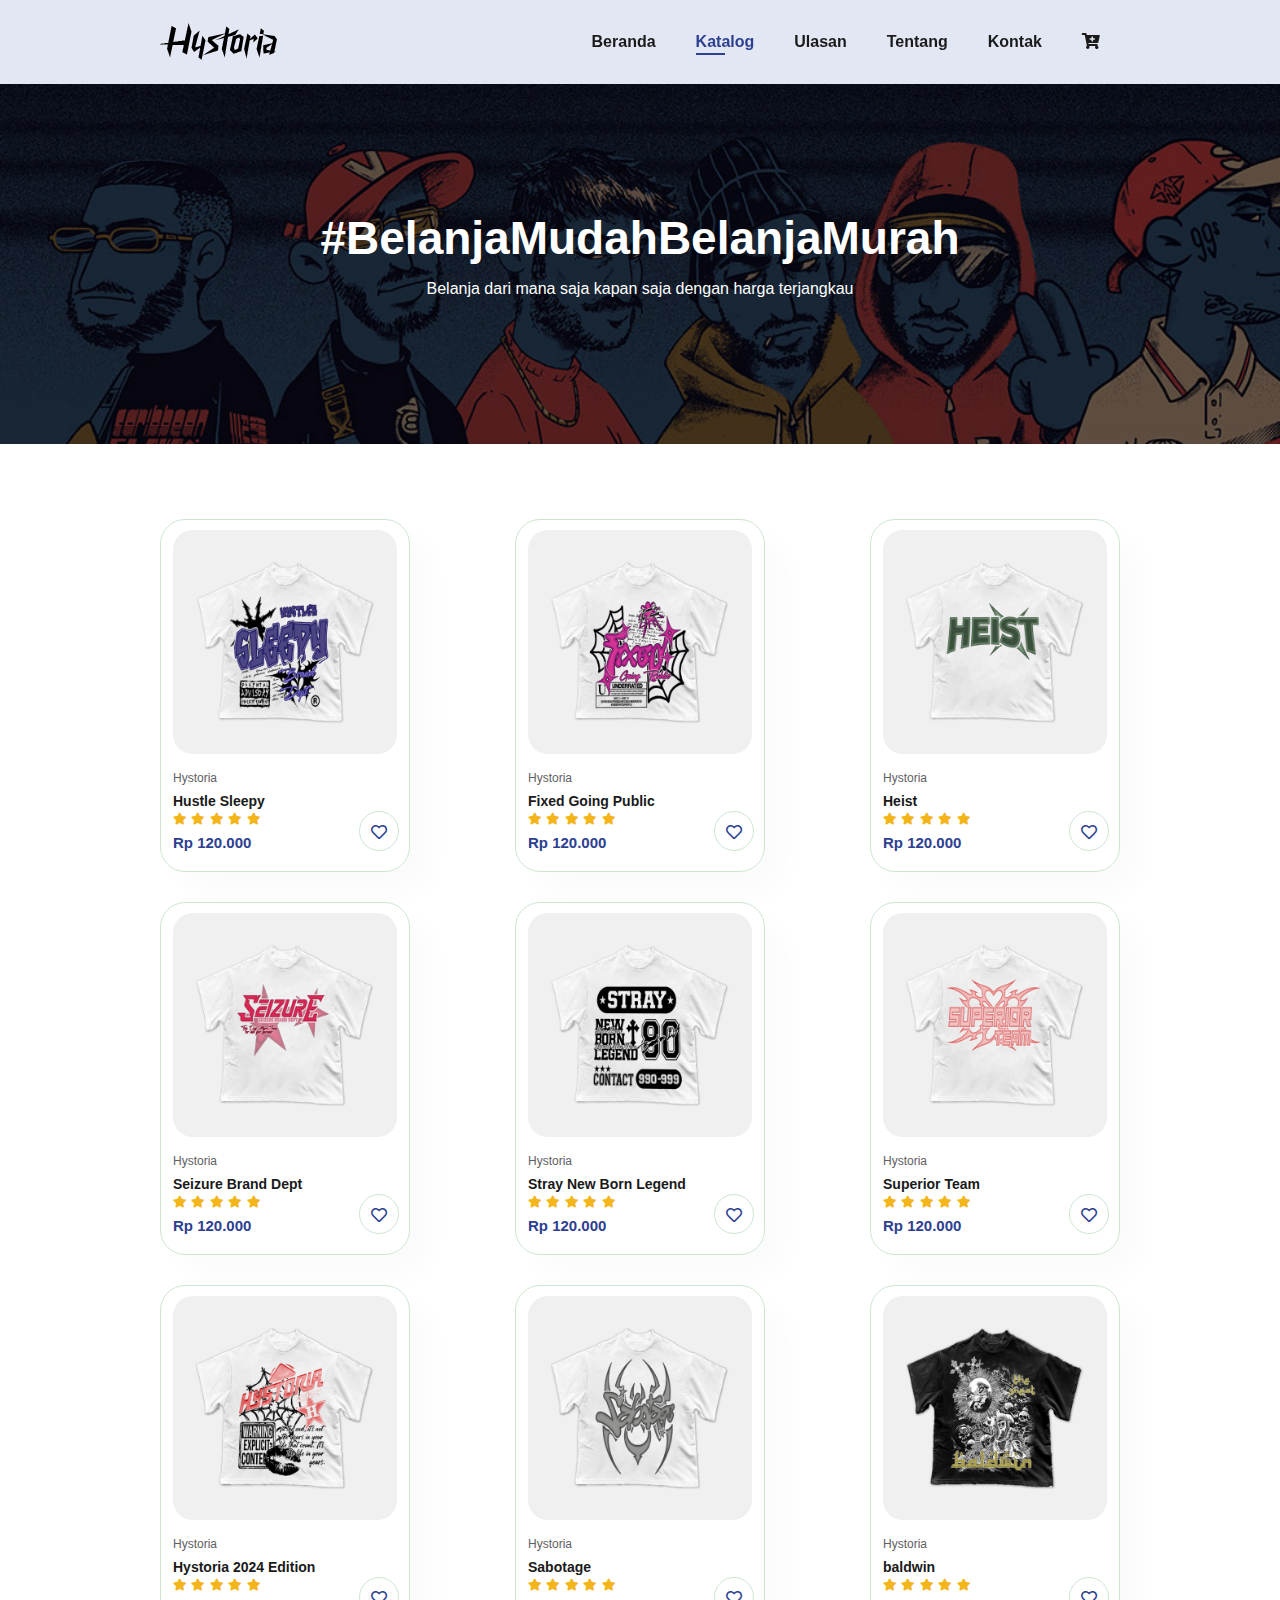
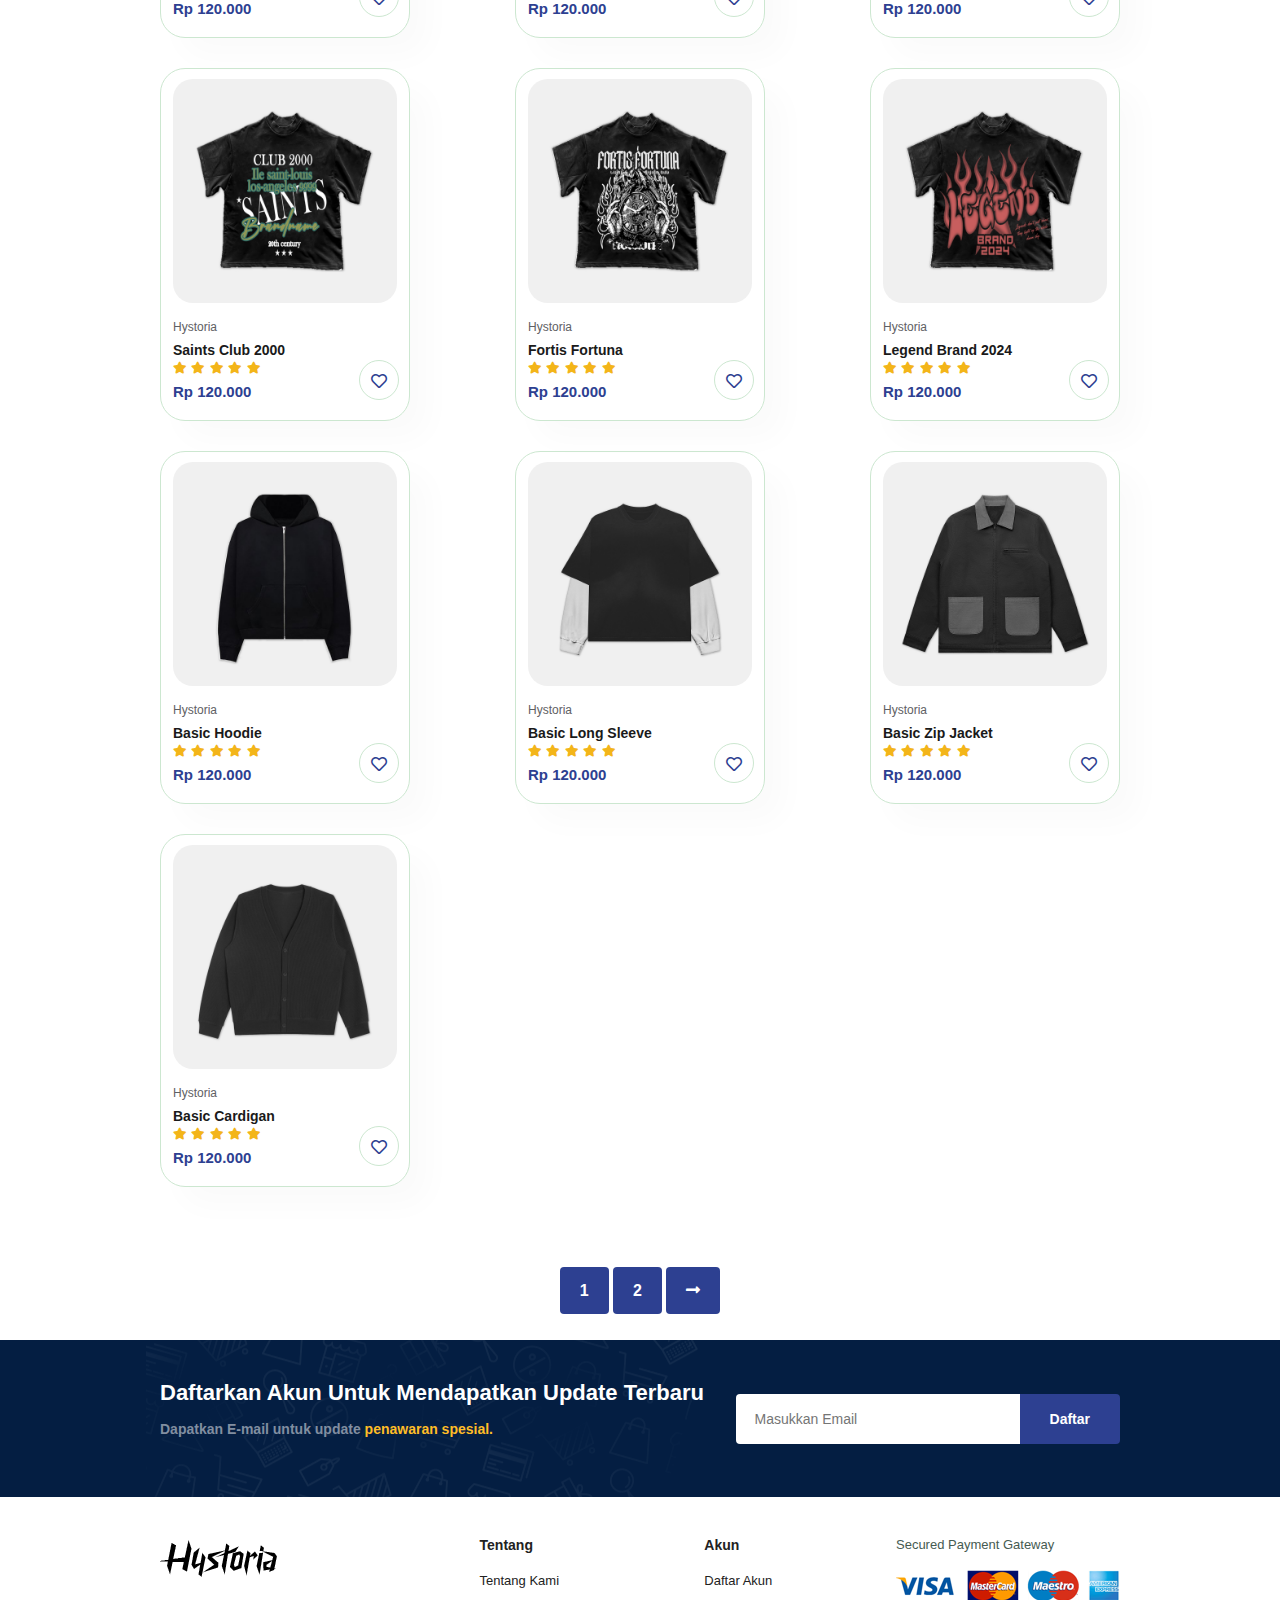
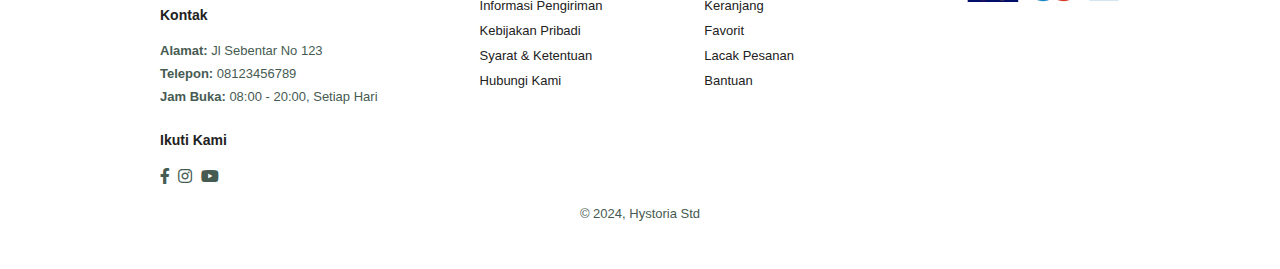
<file: shop.html>
<!DOCTYPE html>

<html lang="en">

    <head>
        <meta charset="UTF-8">
        <meta http-equiv="X-UA-Compatible" content="IE=edge">
        <meta name="viewport" content="width=device-width, initial-scale=1.0">
        <title>Shop</title>
        <link rel="stylesheet" href="https://use.fontawesome.com/releases/v5.15.4/css/all.css" />
        <link rel="stylesheet" href="style.css">
    </head>

    <body>
        <section id="header">
            <a href="#"><img src="img/logo.png" class="logo" alt=""></a>
            <div>
                <ul id="navbar">
                    <li><a href="index.html">Beranda</a></li>
                    <li><a class="active" href="shop.html">Katalog</a></li>
                    <li><a href="blog.html">Ulasan</a></li>
                    <li><a href="about.html">Tentang</a></li>
                    <li><a href="contact.html">Kontak</a></li>
                    <li id="lg-cart"><a href="cart.html"><i class="fas fa-cart-plus"></i></a></li>
                    <a id="close"><i class="fa fa-times"></i></a>
                </ul>
            </div>
            <div id="mobile">
                <a href="cart.html"><i class="fas fa-cart-plus"></i></a>
                <i id="bar" class="fas fa-outdent"></i>
            </div>
        </section>

        <section id="page-header">
            <h2>#BelanjaMudahBelanjaMurah</h2>
            <p>Belanja dari mana saja kapan saja dengan harga terjangkau</p>
        </section>

        <section id="product1" class="section-p1">
            <div class="pro-container">
                <div class="pro" onclick="window.location.href='sproduct.html';">
                    <img src="img/products/f1.jpg" alt="">
                    <div class="des">
                        <span>Hystoria</span>
                        <h5>Hustle Sleepy</h5>
                        <div class="star">
                            <i class="fas fa-star"></i>
                            <i class="fas fa-star"></i>
                            <i class="fas fa-star"></i>
                            <i class="fas fa-star"></i>
                            <i class="fas fa-star"></i>
                        </div>
                        <h4>Rp 120.000</h4>
                    </div>
                    <a href="#"><i class="fa fa-heart cart"></i></a>
                </div>
                <div class="pro" onclick="window.location.href='sproduct.html';">
                    <img src="img/products/f2.jpg" alt="">
                    <div class="des">
                        <span>Hystoria</span>
                        <h5>Fixed Going Public</h5>
                        <div class="star">
                            <i class="fas fa-star"></i>
                            <i class="fas fa-star"></i>
                            <i class="fas fa-star"></i>
                            <i class="fas fa-star"></i>
                            <i class="fas fa-star"></i>
                        </div>
                        <h4>Rp 120.000</h4>
                    </div>
                    <a href="#"><i class="fa fa-heart cart"></i></a>
                </div>
                <div class="pro" onclick="window.location.href='sproduct.html';">
                    <img src="img/products/f3.jpg" alt="">
                    <div class="des">
                        <span>Hystoria</span>
                        <h5>Heist</h5>
                        <div class="star">
                            <i class="fas fa-star"></i>
                            <i class="fas fa-star"></i>
                            <i class="fas fa-star"></i>
                            <i class="fas fa-star"></i>
                            <i class="fas fa-star"></i>
                        </div>
                        <h4>Rp 120.000</h4>
                    </div>
                    <a href="#"><i class="fa fa-heart cart"></i></a>
                </div>
                <div class="pro" onclick="window.location.href='sproduct.html';">
                    <img src="img/products/f4.jpg" alt="">
                    <div class="des">
                        <span>Hystoria</span>
                        <h5>Seizure Brand Dept</h5>
                        <div class="star">
                            <i class="fas fa-star"></i>
                            <i class="fas fa-star"></i>
                            <i class="fas fa-star"></i>
                            <i class="fas fa-star"></i>
                            <i class="fas fa-star"></i>
                        </div>
                        <h4>Rp 120.000</h4>
                    </div>
                    <a href="#"><i class="fa fa-heart cart"></i></a>
                </div>
                <div class="pro" onclick="window.location.href='sproduct.html';">
                    <img src="img/products/f5.jpg" alt="">
                    <div class="des">
                        <span>Hystoria</span>
                        <h5>Stray New Born Legend</h5>
                        <div class="star">
                            <i class="fas fa-star"></i>
                            <i class="fas fa-star"></i>
                            <i class="fas fa-star"></i>
                            <i class="fas fa-star"></i>
                            <i class="fas fa-star"></i>
                        </div>
                        <h4>Rp 120.000</h4>
                    </div>
                    <a href="#"><i class="fa fa-heart cart"></i></a>
                </div>
                <div class="pro" onclick="window.location.href='sproduct.html';">
                    <img src="img/products/f6.jpg" alt="">
                    <div class="des">
                        <span>Hystoria</span>
                        <h5>Superior Team</h5>
                        <div class="star">
                            <i class="fas fa-star"></i>
                            <i class="fas fa-star"></i>
                            <i class="fas fa-star"></i>
                            <i class="fas fa-star"></i>
                            <i class="fas fa-star"></i>
                        </div>
                        <h4>Rp 120.000</h4>
                    </div>
                    <a href="#"><i class="fa fa-heart cart"></i></a>
                </div>
                <div class="pro" onclick="window.location.href='sproduct.html';">
                    <img src="img/products/f7.jpg" alt="">
                    <div class="des">
                        <span>Hystoria</span>
                        <h5>Hystoria 2024 Edition</h5>
                        <div class="star">
                            <i class="fas fa-star"></i>
                            <i class="fas fa-star"></i>
                            <i class="fas fa-star"></i>
                            <i class="fas fa-star"></i>
                            <i class="fas fa-star"></i>
                        </div>
                        <h4>Rp 120.000</h4>
                    </div>
                    <a href="#"><i class="fa fa-heart cart"></i></a>
                </div>
                <div class="pro" onclick="window.location.href='sproduct.html';">
                    <img src="img/products/f8.jpg" alt="">
                    <div class="des">
                        <span>Hystoria</span>
                        <h5>Sabotage</h5>
                        <div class="star">
                            <i class="fas fa-star"></i>
                            <i class="fas fa-star"></i>
                            <i class="fas fa-star"></i>
                            <i class="fas fa-star"></i>
                            <i class="fas fa-star"></i>
                        </div>
                        <h4>Rp 120.000</h4>
                    </div>
                    <a href="#"><i class="fa fa-heart cart"></i></a>
                </div>
                <div class="pro" onclick="window.location.href='sproduct.html';">
                    <img src="img/products/n1.jpg" alt="">
                    <div class="des">
                        <span>Hystoria</span>
                        <h5>baldwin</h5>
                        <div class="star">
                            <i class="fas fa-star"></i>
                            <i class="fas fa-star"></i>
                            <i class="fas fa-star"></i>
                            <i class="fas fa-star"></i>
                            <i class="fas fa-star"></i>
                        </div>
                        <h4>Rp 120.000</h4>
                    </div>
                    <a href="#"><i class="fa fa-heart cart"></i></a>
                </div>
                <div class="pro" onclick="window.location.href='sproduct.html';">
                    <img src="img/products/n2.jpg" alt="">
                    <div class="des">
                        <span>Hystoria</span>
                        <h5>Saints Club 2000</h5>
                        <div class="star">
                            <i class="fas fa-star"></i>
                            <i class="fas fa-star"></i>
                            <i class="fas fa-star"></i>
                            <i class="fas fa-star"></i>
                            <i class="fas fa-star"></i>
                        </div>
                        <h4>Rp 120.000</h4>
                    </div>
                    <a href="#"><i class="fa fa-heart cart"></i></a>
                </div>
                <div class="pro" onclick="window.location.href='sproduct.html';">
                    <img src="img/products/n3.jpg" alt="">
                    <div class="des">
                        <span>Hystoria</span>
                        <h5>Fortis Fortuna</h5>
                        <div class="star">
                            <i class="fas fa-star"></i>
                            <i class="fas fa-star"></i>
                            <i class="fas fa-star"></i>
                            <i class="fas fa-star"></i>
                            <i class="fas fa-star"></i>
                        </div>
                        <h4>Rp 120.000</h4>
                    </div>
                    <a href="#"><i class="fa fa-heart cart"></i></a>
                </div>
                <div class="pro" onclick="window.location.href='sproduct.html';">
                    <img src="img/products/n4.jpg" alt="">
                    <div class="des">
                        <span>Hystoria</span>
                        <h5>Legend Brand 2024</h5>
                        <div class="star">
                            <i class="fas fa-star"></i>
                            <i class="fas fa-star"></i>
                            <i class="fas fa-star"></i>
                            <i class="fas fa-star"></i>
                            <i class="fas fa-star"></i>
                        </div>
                        <h4>Rp 120.000</h4>
                    </div>
                    <a href="#"><i class="fa fa-heart cart"></i></a>
                </div>
                <div class="pro" onclick="window.location.href='sproduct.html';">
                    <img src="img/products/n5.jpg" alt="">
                    <div class="des">
                        <span>Hystoria</span>
                        <h5>Basic Hoodie</h5>
                        <div class="star">
                            <i class="fas fa-star"></i>
                            <i class="fas fa-star"></i>
                            <i class="fas fa-star"></i>
                            <i class="fas fa-star"></i>
                            <i class="fas fa-star"></i>
                        </div>
                        <h4>Rp 120.000</h4>
                    </div>
                    <a href="#"><i class="fa fa-heart cart"></i></a>
                </div>
                <div class="pro" onclick="window.location.href='sproduct.html';">
                    <img src="img/products/n6.jpg" alt="">
                    <div class="des">
                        <span>Hystoria</span>
                        <h5>Basic Long Sleeve</h5>
                        <div class="star">
                            <i class="fas fa-star"></i>
                            <i class="fas fa-star"></i>
                            <i class="fas fa-star"></i>
                            <i class="fas fa-star"></i>
                            <i class="fas fa-star"></i>
                        </div>
                        <h4>Rp 120.000</h4>
                    </div>
                    <a href="#"><i class="fa fa-heart cart"></i></a>
                </div>
                <div class="pro" onclick="window.location.href='sproduct.html';">
                    <img src="img/products/n7.jpg" alt="">
                    <div class="des">
                        <span>Hystoria</span>
                        <h5>Basic Zip Jacket</h5>
                        <div class="star">
                            <i class="fas fa-star"></i>
                            <i class="fas fa-star"></i>
                            <i class="fas fa-star"></i>
                            <i class="fas fa-star"></i>
                            <i class="fas fa-star"></i>
                        </div>
                        <h4>Rp 120.000</h4>
                    </div>
                    <a href="#"><i class="fa fa-heart cart"></i></a>
                </div>
                <div class="pro" onclick="window.location.href='sproduct.html';">
                    <img src="img/products/n8.jpg" alt="">
                    <div class="des">
                        <span>Hystoria</span>
                        <h5>Basic Cardigan</h5>
                        <div class="star">
                            <i class="fas fa-star"></i>
                            <i class="fas fa-star"></i>
                            <i class="fas fa-star"></i>
                            <i class="fas fa-star"></i>
                            <i class="fas fa-star"></i>
                        </div>
                        <h4>Rp 120.000</h4>
                    </div>
                    <a href="#"><i class="fa fa-heart cart"></i></a>
                </div>
            </div>
        </section>

        <section  id="pagination" class="section-p1">
            <a href="#">1</a>
            <a href="#">2</a>
            <a href="#"><i class="fa fa-long-arrow-alt-right"></i></a>
        </section>

        <section id="newsletter" class="section-p1" class="section-m1">
            <div class="newstext">
                <h4>Daftarkan Akun Untuk Mendapatkan Update Terbaru</h4>
                <p>Dapatkan E-mail untuk update <span>penawaran spesial.</span></p>
            </div>
            <div class="form">
                <input type="text" placeholder="Masukkan Email">
                <button class="normal">Daftar</button>
            </div>
        </section>

        <footer class="section-p1">
            <div class="col">
                <img class="logo" src="img/logo.png" alt="">
                <h4>Kontak</h4>
                <p><strong>Alamat: </strong>Jl Sebentar No 123</p>
                <p><strong>Telepon: </strong>08123456789</p>
                <p><strong>Jam Buka: </strong>08:00 - 20:00, Setiap Hari</p>
                <div class="follow">
                    <h4>Ikuti Kami</h4>
                    <div class="icon">
                        <i class="fab fa-facebook-f"></i>
                        <i class="fab fa-instagram"></i>
                        <i class="fab fa-youtube"></i>
                    </div>
                </div>
            </div>

            <div class="col">
                <h4>Tentang</h4>
                <a href="about.html">Tentang Kami</a>
                <a href="#">Informasi Pengiriman</a>
                <a href="#">Kebijakan Pribadi</a>
                <a href="#">Syarat & Ketentuan</a>
                <a href="contact.html">Hubungi Kami</a>
            </div>

            <div class="col">
                <h4>Akun</h4>
                <a href="#">Daftar Akun</a>
                <a href="cart.html">Keranjang</a>
                <a href="#">Favorit</a>
                <a href="#">Lacak Pesanan</a>
                <a href="#">Bantuan</a>
            </div>

            <div class="col install">
                <p>Secured Payment Gateway</p>
                <img src="img/pay/pay.png" alt="">
            </div>
            <div class="copyright">
                <p>© 2024, Hystoria Std</p>
            </div>
        </footer>
        
        <script src="script.js"></script>
    </body>
</html>
</file>
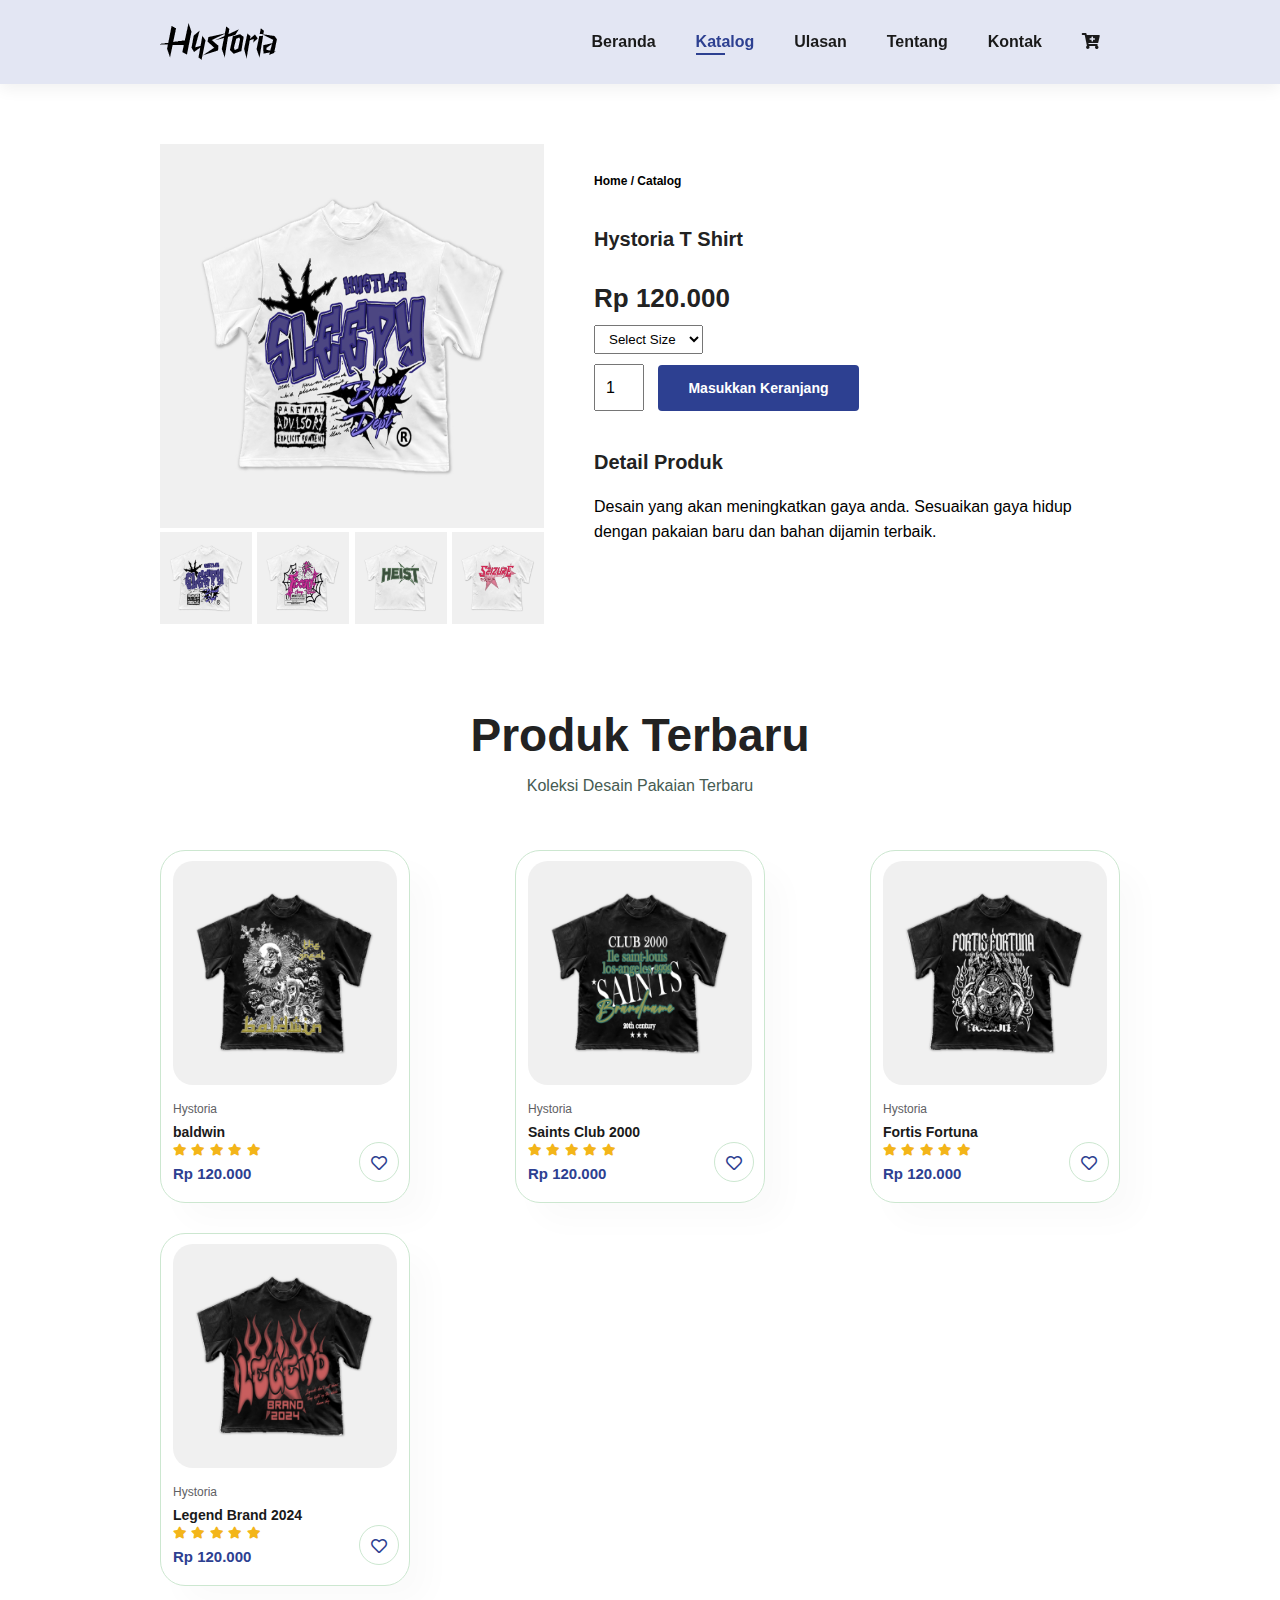
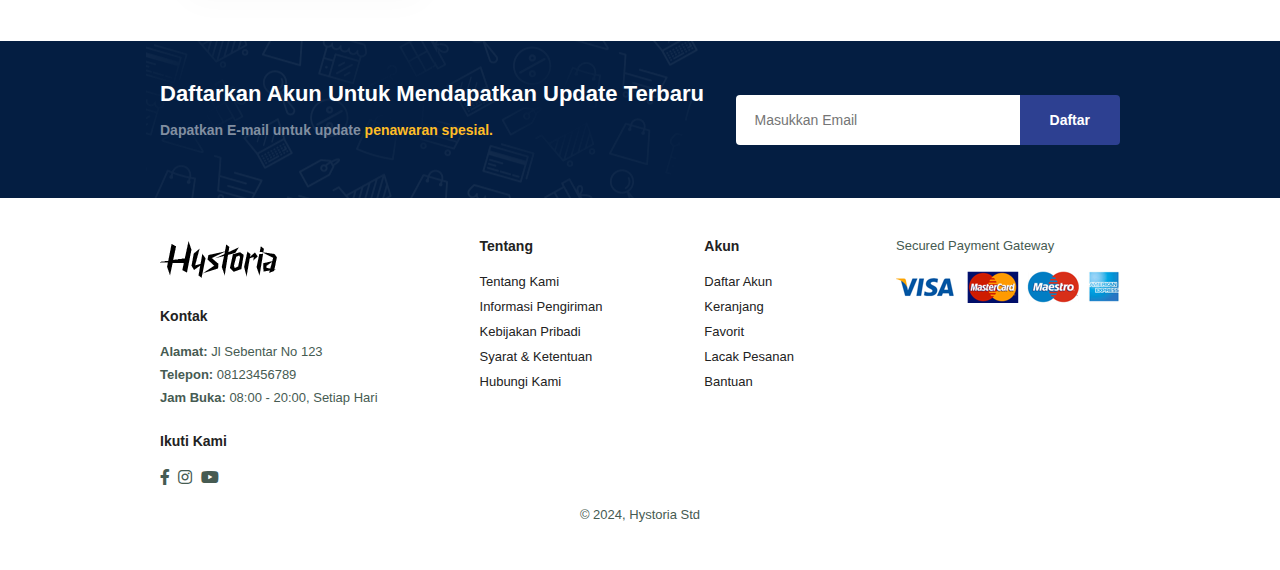
<file: sproduct.html>
<!DOCTYPE html>

<html lang="en">

    <head>
        <meta charset="UTF-8">
        <meta http-equiv="X-UA-Compatible" content="IE=edge">
        <meta name="viewport" content="width=device-width, initial-scale=1.0">
        <title>Shop Product</title>
        <link rel="stylesheet" href="https://use.fontawesome.com/releases/v5.15.4/css/all.css" />
        <link rel="stylesheet" href="style.css">
    </head>

    <body>
        <section id="header">
            <a href="#"><img src="img/logo.png" class="logo" alt=""></a>
            <div>
                <ul id="navbar">
                    <li><a href="index.html">Beranda</a></li>
                    <li><a class="active" href="shop.html">Katalog</a></li>
                    <li><a href="blog.html">Ulasan</a></li>
                    <li><a href="about.html">Tentang</a></li>
                    <li><a href="contact.html">Kontak</a></li>
                    <li id="lg-cart"><a href="cart.html"><i class="fas fa-cart-plus"></i></a></li>
                    <a id="close"><i class="fa fa-times"></i></a>
                </ul>
            </div>
            <div id="mobile">
                <a href="cart.html"><i class="fas fa-cart-plus"></i></a>
                <i id="bar" class="fas fa-outdent"></i>
            </div>
        </section>

        <section id="prodetails" class="section-p1">
            <div class="single-pro-image">
                <img src="img/products/f1.jpg" width="100%" id="MainImg" alt="">

                <div class="small-img-group">
                    <div class="small-img-col">
                        <img src="img/products/f1.jpg" width="100%" class="small-img" alt="">
                    </div>
                    <div class="small-img-col">
                        <img src="img/products/f2.jpg" width="100%" class="small-img" alt="">
                    </div>
                    <div class="small-img-col">
                        <img src="img/products/f3.jpg" width="100%" class="small-img" alt="">
                    </div>
                    <div class="small-img-col">
                        <img src="img/products/f4.jpg" width="100%" class="small-img" alt="">
                    </div>
                </div>
            </div>
            <div class="single-pro-details">
                <h6><a href="index.html">Home</a> / <a href="shop.html">Catalog</a></h6>
                <h4>Hystoria T Shirt</h4>
                <h2>Rp 120.000</h2>
                <select>
                    <option>Select Size</option>
                    <option>XL</option>
                    <option>XXL</option>
                    <option>Small</option>
                    <option>Large</option>
                </select>
                <input type="number" value="1">
                <button class="normal">Masukkan Keranjang</button>
                <h4>Detail Produk</h4>
                <span>Desain yang akan meningkatkan gaya anda. Sesuaikan
                    gaya hidup dengan pakaian baru dan bahan dijamin terbaik. 
                </span>
            </div>
        </section>

        <section id="product1" class="section-p1">
            <h2>Produk Terbaru</h2>
            <p>Koleksi Desain Pakaian Terbaru</p>
            <div class="pro-container">
                <div class="pro">
                    <img src="img/products/n1.jpg" alt="">
                    <div class="des">
                        <span>Hystoria</span>
                        <h5>baldwin</h5>
                        <div class="star">
                            <i class="fas fa-star"></i>
                            <i class="fas fa-star"></i>
                            <i class="fas fa-star"></i>
                            <i class="fas fa-star"></i>
                            <i class="fas fa-star"></i>
                        </div>
                        <h4>Rp 120.000</h4>
                    </div>
                    <a href="#"><i class="fa fa-heart cart"></i></a>
                </div>
                <div class="pro">
                    <img src="img/products/n2.jpg" alt="">
                    <div class="des">
                        <span>Hystoria</span>
                        <h5>Saints Club 2000</h5>
                        <div class="star">
                            <i class="fas fa-star"></i>
                            <i class="fas fa-star"></i>
                            <i class="fas fa-star"></i>
                            <i class="fas fa-star"></i>
                            <i class="fas fa-star"></i>
                        </div>
                        <h4>Rp 120.000</h4>
                    </div>
                    <a href="#"><i class="fa fa-heart cart"></i></a>
                </div>
                <div class="pro">
                    <img src="img/products/n3.jpg" alt="">
                    <div class="des">
                        <span>Hystoria</span>
                        <h5>Fortis Fortuna</h5>
                        <div class="star">
                            <i class="fas fa-star"></i>
                            <i class="fas fa-star"></i>
                            <i class="fas fa-star"></i>
                            <i class="fas fa-star"></i>
                            <i class="fas fa-star"></i>
                        </div>
                        <h4>Rp 120.000</h4>
                    </div>
                    <a href="#"><i class="fa fa-heart cart"></i></a>
                </div>
                <div class="pro">
                    <img src="img/products/n4.jpg" alt="">
                    <div class="des">
                        <span>Hystoria</span>
                        <h5>Legend Brand 2024</h5>
                        <div class="star">
                            <i class="fas fa-star"></i>
                            <i class="fas fa-star"></i>
                            <i class="fas fa-star"></i>
                            <i class="fas fa-star"></i>
                            <i class="fas fa-star"></i>
                        </div>
                        <h4>Rp 120.000</h4>
                    </div>
                    <a href="#"><i class="fa fa-heart cart"></i></a>
                </div>
            </div>
        </section>

        <section id="newsletter" class="section-p1" class="section-m1">
            <div class="newstext">
                <h4>Daftarkan Akun Untuk Mendapatkan Update Terbaru</h4>
                <p>Dapatkan E-mail untuk update <span>penawaran spesial.</span></p>
            </div>
            <div class="form">
                <input type="text" placeholder="Masukkan Email">
                <button class="normal">Daftar</button>
            </div>
        </section>

        <footer class="section-p1">
            <div class="col">
                <img class="logo" src="img/logo.png" alt="">
                <h4>Kontak</h4>
                <p><strong>Alamat: </strong>Jl Sebentar No 123</p>
                <p><strong>Telepon: </strong>08123456789</p>
                <p><strong>Jam Buka: </strong>08:00 - 20:00, Setiap Hari</p>
                <div class="follow">
                    <h4>Ikuti Kami</h4>
                    <div class="icon">
                        <i class="fab fa-facebook-f"></i>
                        <i class="fab fa-instagram"></i>
                        <i class="fab fa-youtube"></i>
                    </div>
                </div>
            </div>

            <div class="col">
                <h4>Tentang</h4>
                <a href="about.html">Tentang Kami</a>
                <a href="#">Informasi Pengiriman</a>
                <a href="#">Kebijakan Pribadi</a>
                <a href="#">Syarat & Ketentuan</a>
                <a href="contact.html">Hubungi Kami</a>
            </div>

            <div class="col">
                <h4>Akun</h4>
                <a href="#">Daftar Akun</a>
                <a href="cart.html">Keranjang</a>
                <a href="#">Favorit</a>
                <a href="#">Lacak Pesanan</a>
                <a href="#">Bantuan</a>
            </div>

            <div class="col install">
                <p>Secured Payment Gateway</p>
                <img src="img/pay/pay.png" alt="">
            </div>
            <div class="copyright">
                <p>© 2024, Hystoria Std</p>
            </div>
        </footer>
        
        <script>
            var MainImg = document.getElementById("MainImg");
            var smallimg = document.getElementsByClassName ("small-img");

            smallimg[0].onclick = function(){
                MainImg.src = smallimg[0].src;
            }
            smallimg[1].onclick = function(){
                MainImg.src = smallimg[1].src;
            }
            smallimg[2].onclick = function(){
                MainImg.src = smallimg[2].src;
            }
            smallimg[3].onclick = function(){
                MainImg.src = smallimg[3].src;
            }
        </script>

        <script src="script.js"></script>
    </body>
</html>
</file>
<file: style.css>
/* @import url("https://fonts.googleapis.com/css2?family=Spartan:wght@100;200;300;400;500;600;700;800;900&display=swap"); */
@import url('https://fonts.cdnfonts.com/css/arial-2');

* {
  margin: 0;
  padding: 0;
  box-sizing: border-box;
  font-family: "Spartan", sans-serif;
}

html {
  scroll-behavior: smooth;
}

/* Universal */

h1 {
  font-size: 50px;
  line-height: 64px;
  color: #222;
}

h2 {
  font-size: 46px;
  line-height: 54px;
  color: #222;
}

h4 {
  font-size: 20px;
  color: #222;
}

h6 {
  font-weight: 700;
  font-size: 12px;
}

p {
  font-size: 16px;
  color: #465b52;
  margin: 15px 0 20px 0;
}

.section-p1 {
  padding: 40px 160px;
}

.section-m1 {
  margin: 40px 0;
}

button.normal{
  font-size: 14px;
  font-weight: 600;
  padding: 15px 30px;
  color: #000;
  background-color: #fff;
  border-radius: 4px;
  cursor: pointer;
  border: none;
  outline: none;
  transition: 0.2s;
}

button.white{
  font-size: 13px;
  font-weight: 600;
  padding: 11px 18px;
  color: #fff;
  background-color: transparent;
  cursor: pointer;
  border: 1px solid #fff;
  outline: none;
  transition: 0.2s;
}

body {
  width: 100%;
}

/* Navbar */

#header{
  display: flex;
  align-items: center;
  justify-content: space-between;
  padding: 20px 160px;
  background: #E3E6F3;
  box-shadow: 0 5px 15px rgba(0, 0, 0, 0.06);
  z-index: 999;
  position: sticky;
  top: 0;
  left: 0;
}

#navbar{
  display: flex;
  align-items: center;
  justify-content: center;
}

#navbar li{
  list-style: none;
  padding: 0 20px;
  position: relative;
}

#navbar li a{
  text-decoration: none;
  font-size: 16px;
  font-weight: 600;
  color: #1a1a1a;
  transition: 0.03 ease;
}

#navbar li a:hover,
#navbar li a.active{
  color: #2d4091;
}

#navbar li a.active::after,
#navbar li a:hover::after{
  content: "";
  width: 30%;
  height: 2px;
  background-color: #2d4091;
  position: absolute;
  bottom: -4px;
  left: 20px;
}

#mobile{
  display: none;
  align-items: center;
}

#close{
  display: none;
}

/* Beranda */

#hero{
  background-image: url(img/hero4.png);
  height: 90vh;
  width: 100%;
  background-size: cover;
  background-position: top 25% right 0;
  padding: 0 160px;
  display: flex;
  flex-direction: column;
  align-items: flex-start;
  justify-content: center;
}

#hero h4{
  padding-bottom: 15px;
}

#hero h1{
color: #2d4091;
}

#hero button{
  background-color: #2d4091;
  opacity: 90%;
  color: #fff;
  border-radius: 24px;
  padding: 14px 30px;
  background-repeat: no-repeat;
  cursor: pointer;
  font-weight: 700;
  font-size: 15px;
}

#feature{
  display: flex;
  align-items: center;
  justify-content: space-between;
  flex-wrap: wrap;
}

#feature .fe-box{
  width: 180px;
  text-align: center;
  padding: 25px 15px;
  box-shadow: 20px 20px 34px rgba(0, 0, 0, 0.03);
  border: 1px solid #cce7d0;
  border-radius: 4px;
  margin-top: 15px;
}

#feature .fe-box:hover{
  box-shadow: 10px 10px 54px rgba(70, 62, 221, 0.1); 
}

#feature .fe-box img{
  width: 100%;
  margin-bottom: 10px;
}

#feature .fe-box h6{
  display: inline-block;
  padding: 9px 8px 6px 8px;
  line-height: 1;
  border-radius: 4px;
  color: #2d4091;
  background-color: #fddde4;
}

#feature .fe-box:nth-child(2) h6{
background-color: #cdebbc;
}

#feature .fe-box:nth-child(3) h6{
  background-color: #d1e8f2;
}

#feature .fe-box:nth-child(4) h6{
  background-color: #cdd4f8;
}

#feature .fe-box:nth-child(5) h6{
  background-color: #f6dbf6;
}

#feature .fe-box:nth-child(6) h6{
  background-color: #fff2e5;
}

#product1{
  text-align: center;
}

#product1 .pro-container{
  display: flex;
  justify-content: space-between;
  padding-top: 20px;
  flex-wrap: wrap;
}

#product1 .pro{
  width: 23%;
  min-width: 250px;
  padding: 10px 12px;
  border: 1px solid #cce7d0;
  border-radius: 25px;
  cursor: pointer;
  box-shadow: 20px 20px 30px rgba(0, 0, 0, 0.02);
  margin: 15px 0;
  transition: 0.2s ease;
  position: relative;
}

#product1 .pro:hover{
  box-shadow: 20px 20px 30px rgba(0, 0, 0, 0.06);
}

#product1 .pro img{
  width: 100%;
  border-radius: 20px;
}

#product1 .pro .des{
  text-align: start;
  padding: 10px 0;
}

#product1 .pro .des span{
  color: #606063;
  font-size: 12px;
}

#product1 .pro .des h5{
  padding-top: 7px;
  color: #1a1a1a;
  font-size: 14px;
}

#product1 .pro .des i{
  font-size: 12px;
  color: rgb(243, 181, 25);
}

#product1 .pro .des h4{
  padding-top: 7px;
  font-size: 15px;
  font-weight: 700;
  color: #2d4091;
}

#product1 .pro .cart{
  width: 40px;
  height: 40px;
  line-height: 40px;
  border-radius: 50px;
  border-color: #e8f6ea;
  font-weight: 500;
  color: #2d4091;
  border: 1px solid #cce7d0;
  position: absolute;
  bottom: 20px;
  right: 10px;
}

#banner{
  display: flex;
  flex-direction: column;
  justify-content: center;
  align-items: center;
  text-align: center;
  background-image: url(img/banner/b2.jpg);
  width: 100%;
  height: 40vh;
  background-size: cover;
  background-position: center;
}

#banner h4{
  color: #fff;
  font-size: 16px;
}

#banner h2{
  color: #fff;
  font-size: 30px;
  padding: 10px 0;
}

#banner h2 span{
  color: #ef3636;
}

#banner button:hover{
  background: #2d4091;
  color: #fff;
}

#newsletter{
  display: flex;
  justify-content: space-between;
  flex-wrap: wrap;
  align-items: center;
  background-image: url(img/banner/b14.png);
  background-repeat: no-repeat;
  background-position: 20% 30%;
  background-color: #041e42;
}

#newsletter h4{
  font-size: 22px;
  font-weight: 700;
  color: #fff;
}

#newsletter p{
  font-size: 14px;
  font-weight: 600;
  color: #818ea0;
}

#newsletter p span{
  color: #ffbd27;
}

#newsletter .form{
  display: flex;
  width: 40%;
}

#newsletter input{
  height: 3.125rem;
  padding: 0 1.25em;
  font-size: 14px;
  width: 100%;
  border: 1px solid transparent;
  border-radius: 4px;
  outline: none;
  border-top-right-radius: 0;
  border-bottom-right-radius: 0;
}

#newsletter button{
  background-color: #2d4091;
  color: #fff;
  white-space: nowrap;
  border-top-left-radius: 0;
  border-bottom-left-radius: 0;
}

footer{
  display: flex;
  flex-wrap: wrap;
  justify-content: space-between;
}

footer .col{
  display: flex;
  flex-direction: column;
  align-items: flex-start;
  margin-bottom: 20px;
}

footer .logo{
margin-bottom: 30px;
}

footer h4{
  font-size: 14px;
  padding-bottom: 20px;
}

footer p{
  font-size: 13px;
  margin: 0 0 8px 0;
}

footer a{
  font-size: 13px;
  text-decoration: none;
  color: #222;
  margin-bottom: 10px;
}

footer .follow{
  margin-top: 20px;
}

footer .follow i{
  color: #465b52;
  padding-right: 4px;
  cursor: pointer;
}

footer .install .row img{
  border: 1px solid #2d4091;
  border-radius: 6px;
}

footer .install img{
  margin: 10px 0 15px 0;
}

footer .follow i:hover,
footer a:hover{
  color: #2d4091;
}

footer .copyright{
  width: 100%;
  text-align: center;
}

/* Katalog */

#page-header{
  background-image: url(img/banner/b1.jpg);
  width: 100%;
  height: 40vh;
  background-size: cover;
  display: flex;
  justify-content: center;
  text-align: center;
  flex-direction: column;
  padding: 14px;
}

#page-header h2,
#page-header p{
  color: #fff;
}

#pagination{
  text-align: center;
}

#pagination a{
  text-decoration: none;
  background-color: #2d4091;
  padding: 15px 20px;
  border-radius: 4px;
  color: #fff;
  font-weight: 600;
}

#pagination a i{
  font-size: 16px;
  font-weight: 600;
}

/* Detail Produk */

#prodetails{
  display: flex;
  margin-top: 20px;
}

#prodetails .single-pro-image{
  width: 40%;
  margin-right: 50px;
}

.small-img-group{
  display: flex;
  justify-content: space-between;
}

.small-img-col{
  flex-basis: 24%;
  cursor: pointer;
}

#prodetails .single-pro-details{
  width: 50%;
  padding-top: 30px;
}

#prodetails .single-pro-details h6 a{
  text-decoration: none;
  color: #000;
}

#prodetails .single-pro-details h4{
  padding: 40px 0 20px 0;
}

#prodetails .single-pro-details h2{
  font-size: 26px;
} 

#prodetails .single-pro-details select{
  display: block;
  padding: 5px 10px;
  margin-bottom: 10px;
}

#prodetails .single-pro-details input{
  width: 50px;
  height: 47px;
  padding-left: 10px;
  font-size: 16px;
  margin-right: 10px;
}

#prodetails .single-pro-details input:focus{
  outline: none;
}

#prodetails .single-pro-details button{
  background: #2d4091;
  color: #fff;
}

#prodetails .single-pro-details span{
  line-height: 25px;
}

/* Ulasan */

#page-header.blog-header{
  background-image: url(img/banner/b19.jpg);
}

#blog{
  padding: 150px 160px 0 160px;
}

#blog .blog-box{
  display: flex;
  align-items: center;
  width: 100%;
  position: relative;
  padding-bottom: 90px;
}

#blog .blog-img{
  width: 30%;
  margin-right: 40px;
}

#blog img{
  width: 100%;
  height: 300px;
  object-fit: cover;
}

#blog .blog-details{
  width: 50%;
}

#blog .blog-details i{
  font-size: 12px;
  color: rgb(243, 181, 25);
}

#blog .blog-details a{
  text-decoration: none;
  font-size: 11px;
  color: #000;
  font-weight: 700;
  position: relative;
  transition: 0.3s;
}

#blog .blog-details a::after{
  content: "";
  width: 50px;
  height: 1px;
  background-color: #000;
  position: absolute;
  top: 4px;
  right: -60px;
}

#blog .blog-details a:hover{
  color: #2d4091;
}

#blog .blog-details a:hover::after{
  background-color: #2d4091;
}

#blog .blog-box h1{
  position: absolute;
  top: -40px;
  left: 0;
  font-size: 70px;
  font-weight: 700;
  color:#c9cbce;
  z-index: -9;
}

/* Tentang Kami */

#page-header.about-header{
  background-image: url(img/about/banner.png);
}

#about-head{
  display: flex;
  align-items: center;
}

#about-head img{
  width: 50%;
  height: auto;
}

#about-head div{
  padding-left: 40px;
}

#about-app{
  text-align: center;
}

#about-app span{
  color: #2d4091;
}

#about-app .video{
  width: 70%;
  height: 100%;
  margin: 30px auto 0 auto;
  padding-bottom: 50px;
}

#about-app .video video{
  width: 100%;
  height: 100%;
  border-radius: 20px;
  box-shadow: 5px 5px 15px rgba(0, 0, 0, 0.3);
}

/* Kontak */

#page-header.contact-header{
  background-image: url(img/about/banner.png);
}

#contact-details{
  display: flex;
  align-items: center;
  justify-content: space-between;
}

#contact-details .details{
  width: 40%;
}

#contact-details .details span,
#form-details form span{
  font-size: 12px;
}

#contact-details .details h2,
#form-details form h2{
  font-size: 26px;
  line-height: 35px;
  padding: 20px 0;
}

#contact-details .details h3{
  font-size: 16px;
  padding-bottom: 15px;
}

#contact-details .details li{
  list-style: none;
  display: flex;
  padding: 0 22px 12px 0;
}

#contact-details .details li i{
  font-size: 14px;
  padding-right: 22px;
  color: #222;
}

#contact-details .details p{
  margin: 0;
  font-size: 14px;
}

#contact-details .map{
  width: 55%;
  height: 400px;
}

#contact-details .map iframe{
  width: 100%;
  height: 100%;
}

#form-details{
  display: flex;
  justify-content: space-between;
  margin: 30px;
  padding: 80px;
  border: 1px solid #e1e1e1;
}

#form-details form{
  width: 65%;
  display: flex;
  flex-direction: column;
  align-items: flex-start;
}

#form-details form input,
#form-details form textarea{
  width: 100%;
  padding: 12px 15px;
  outline: none;
  margin-bottom: 20px;
  border: 1px solid #e1e1e1;
}

#form-details form button{
   background-color: #2d4091;
   color: #fff;
}

#form-details .people div{
  padding-bottom: 25px;
  display: flex;
  align-items: flex-start;
}

#form-details .people div img{
  width: 65px;
  height: 65px;
  object-fit: cover;
  margin-right: 15px;
}

#form-details .people div p{
  margin: 0;
  font-size: 13px;
  line-height: 25px;
}

#form-details .people div p span{
  display: block;
  font-size: 16px;
  font-weight: 600;
  color: #000;
}

/* Keranjang */

#page-header.cart-header{
  background-image: url(img/about/banner.png);
}

#cart{
  overflow-x: auto;
}

#cart table{
  width: 100%;
  border-collapse: collapse;
  table-layout: fixed;
  white-space: nowrap;
}

#cart table img{
  width: 70px;
}

#cart table td:nth-child(1){
  width: 100px;
  text-align: center;
}

#cart table td:nth-child(2){
  width: 150px;
  text-align: center;
}

#cart table td:nth-child(3){
  width: 250px;
  text-align: center;
}

#cart table td:nth-child(4),
#cart table td:nth-child(5),
#cart table td:nth-child(6){
  width: 150px;
  text-align: center;
}

#cart table td:nth-child(5) input{
  width: 70px;
  padding: 10px 5px 10px 15px;
}

#cart table thead{
  border: 1px solid #e2e9e1;
  border-left: none;
  border-right: none;
}

#cart table thead td{
  font-weight: 700;
  text-transform: uppercase;
  font-size: 13px;
  padding: 18px 0;
}

#cart table tbody tr td{
  padding-top: 15px;
}

#cart table tbody tr{
  font-size: 13px;
}

#cart-add{
  display: flex;
  flex-wrap: wrap;
  justify-content: space-between;
}

#coupon{
  width: 50%;
  margin-bottom: 15px;
}

#coupon h3,
#subtotal h3{
  padding-bottom: 15px;
}

#coupon input{
  padding: 10px 20px;
  outline: none;
  width: 60%;
  margin-right: 10px;
  border: 1px solid #e2e9e1;
}

#coupon button{
  background-color: #2d4091;
  color: #fff;
  padding: 12px 20px;
}

#subtotal{
  width: 50%;
  margin-bottom: 30px;
  border: 1px solid #e2e9e1;
  padding: 30px;
}

#subtotal button{
  background-color: #2d4091;
  color: #fff;
  padding: 14px 50px;
}

#subtotal table{
  border-collapse: collapse;
  width: 100%;
  margin-bottom: 20px;
}

#subtotal table td{
  width: 50%;
  border: 1px solid #e2e9e1;
  padding: 10px;
  font-size: 13px;
}

/* Responsif (Ipad) */

@media (max-width:799px){
  .section-p1{
    padding: 40px 80px;
  }
  #navbar{
    display: flex;
    flex-direction: column;
    align-items: flex-start;
    justify-content: flex-start;
    position: fixed;
    top: 0;
    right: -300px;
    height: 100vh;
    width: 300px;
    background-color: #E3E6F3;
    box-shadow: 0 40px 60px rgba(0, 0, 0, 0.01);
    padding: 80px 0 0 10px;
    transition: 0.3s;
  }

  #navbar.active{
    right: 0px;
  }

  #navbar li{
    margin-bottom: 25px;
  }
  #mobile{
    display: flex;
    align-items: center;
  }
  #mobile i{
    color: #1a1a1a;
    font-size: 24px;
    padding-left: 20px;
  }

  #close{
    display: initial;
    position: absolute;
    top: 30px;
    left: 30px;
    color: #222;
    font-size: 24px;
  }

  #lg-cart{
    display: none;
  }

  #hero{
    height: 70vh;
    padding: 0 80px;
    background-position: top 30% right 30%;
  }

  #feature{
    justify-content: center;
  }

  #feature .fe-box{
    margin: 15px 15px;
  }

  #product1 .pro-container{
    justify-content: center;
  }

  #product1 .pro{
    margin: 15px;
  }

  #banner{
    height: 24vh;
  }

  #newsletter .form{
    width: 70%;
  }

  #form-details{
    padding: 40px;
  }

  #form-details form{
    width: 50%;
  }
}

/* Responsif (Mobile) */

@media (max-width: 477px) {
  .section-p1{
    padding: 20px;
  }

  #header{
    padding: 10px 30px;
  }

  h1{
    font-size: 38px;
  }

  h2{
    font-size: 32px;
  }

  #hero{
    padding: 0 20px;
    background-position: 55%;
  }

  #feature{
    justify-content: space-between;
  }

  #feature .fe-box{
    width: 155px;
    margin: 0 10px 24px;
  }

  #product1 .pro{
    width: 100%;
  }

  #banner{
    height: 30vh;
  }

  #newsletter{
    padding: 40px 20px;
  }

  #newsletter .form{
    width: 100%;
  }

  #prodetails{
    display: flex;
    flex-direction: column;
  }

  #prodetails .single-pro-image{
    width: 100%;
    margin-right: 0px;
  }

  #prodetails .single-pro-details{
    width: 100%;
  }

  #blog{
    padding: 100px 20px 0 20px;
  }

  #blog .blog-box{
    display: flex;
    flex-direction: column;
    align-items: flex-start;
  }

  #blog .blog-img{
    width: 100%;
    margin-right: 0px;
    margin-bottom: 30px;
  }

  #blog .blog-details{
    width: 100%;
  }

  #about-head{
    flex-direction: column;
  }

  #about-head img{
    width: 100%;
    margin-bottom: 20px;
  }

  #about-head div{
    padding-left: 0px;
  }

  #about-app .video{
    width: 100%;
  }

  #contact-details{
    flex-direction: column;
    margin-bottom: 30px;
  }

  #contact-details .map{
    width: 100%;
  }

  #form-details{
    margin: 10px;
    padding: 30px 10px;
    flex-wrap: wrap;
  }

  #form-details form{
    width: 100%;
    margin-bottom: 30px;
  }

  #cart-add{
    flex-direction: column;
  }

  #coupon{
    width: 100%;
  }

  #subtotal{
    width: 100%;
    padding: 20px;
  }
}
</file>
